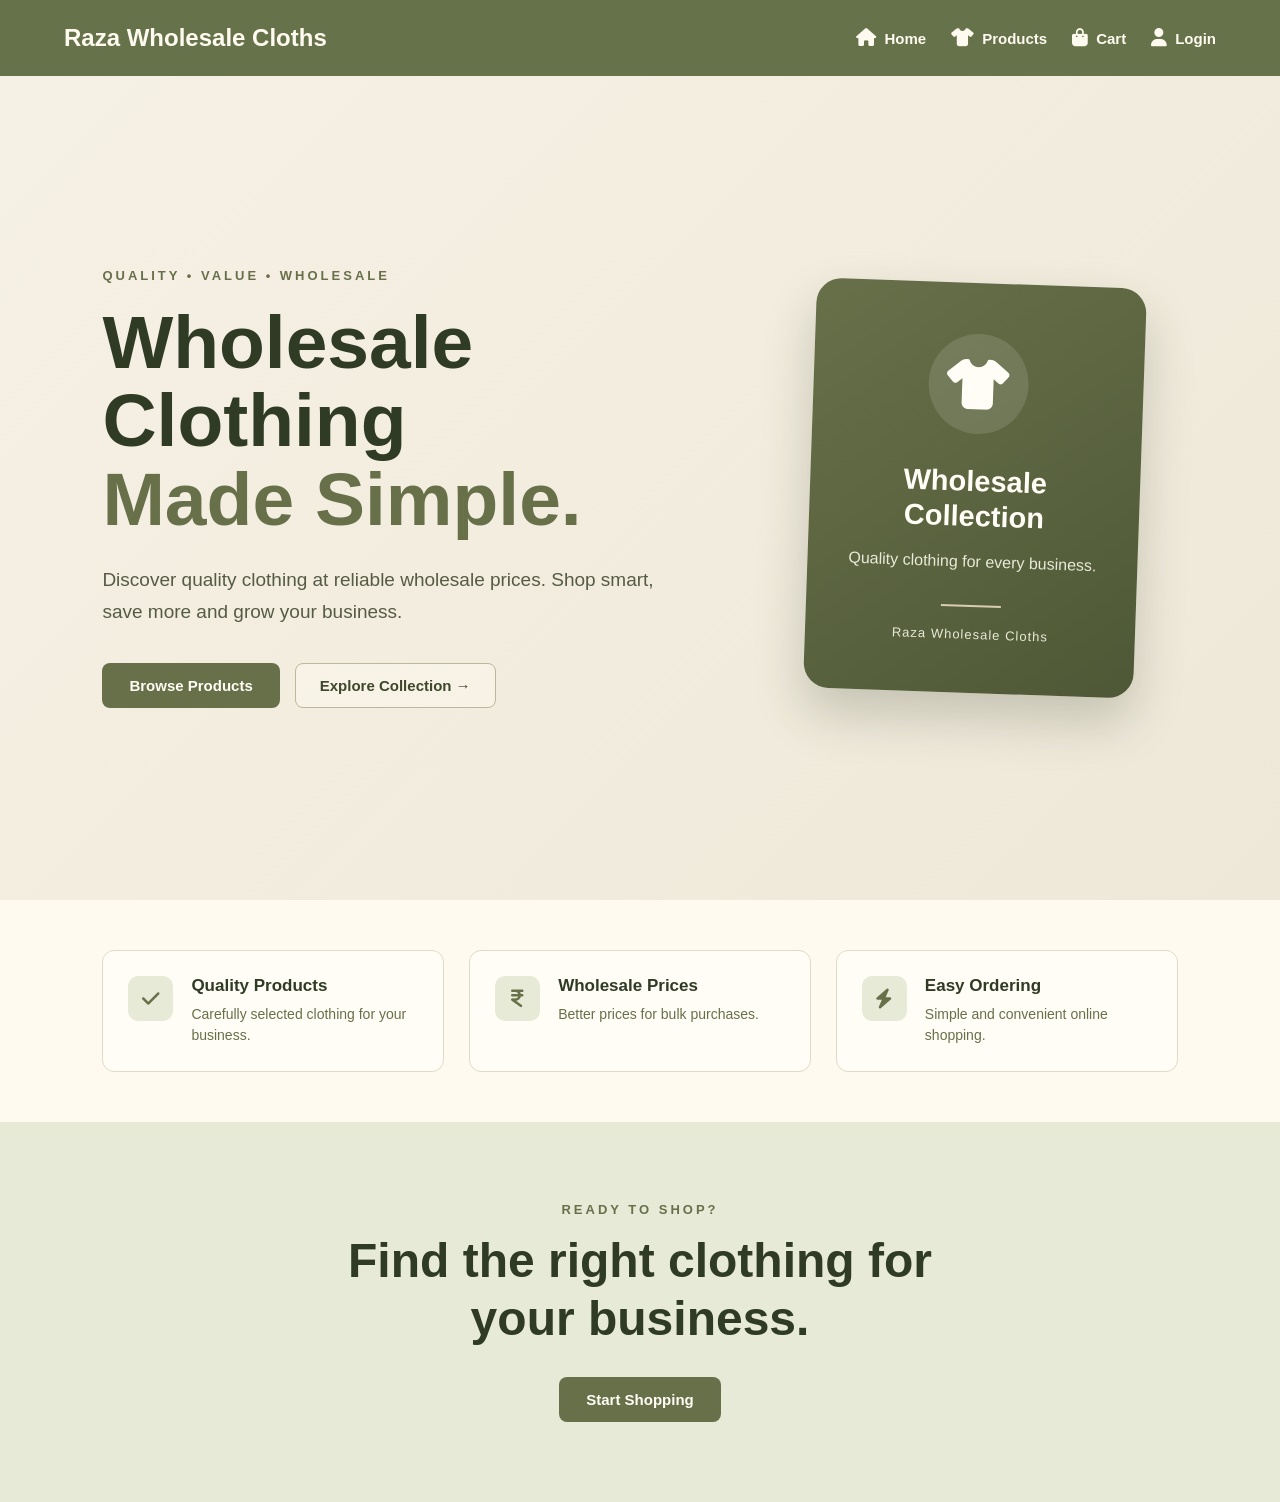
<file: FRONTEND/index.html>
<!DOCTYPE html>
<html lang="en">

<head>

    <meta charset="UTF-8">

    <meta
        name="viewport"
        content="width=device-width, initial-scale=1.0"
    >

    <title>Raza Wholesale Cloths</title>


    <!-- Font Awesome Icons -->

    <link
        rel="stylesheet"
        href="https://cdnjs.cloudflare.com/ajax/libs/font-awesome/6.5.2/css/all.min.css"
    >


    <!-- Main CSS -->

    <link
        rel="stylesheet"
        href="css/style.css"
    >

</head>


<body>

    <!-- ================================
         NAVIGATION
         ================================= -->

    <header class="navbar">


        <!-- LOGO -->

        <a
            href="index.html"
            class="logo"
        >
            Raza Wholesale Cloths
        </a>


        <!-- DESKTOP NAVIGATION -->

        <nav class="main-nav">


            <a
                href="index.html"
                class="nav-link"
            >

                <i class="fa-solid fa-house"></i>

                <span>
                    Home
                </span>

            </a>


            <a
                href="products.html"
                class="nav-link"
            >

                <i class="fa-solid fa-shirt"></i>

                <span>
                    Products
                </span>

            </a>


            <a
                href="cart.html"
                class="nav-link"
            >

                <i class="fa-solid fa-bag-shopping"></i>

                <span>
                    Cart
                </span>

            </a>


            <a
                href="login.html"
                class="nav-link"
            >

                <i class="fa-solid fa-user"></i>

                <span>
                    Login
                </span>

            </a>

        </nav>


        <!-- MOBILE MENU BUTTON -->

        <button
            class="mobile-menu-button"
            id="mobileMenuButton"
            type="button"
            aria-label="Open navigation menu"
            aria-expanded="false"
        >

            <i class="fa-solid fa-bars"></i>

        </button>


    </header>


    <!-- ================================
         MOBILE SIDEBAR
         ================================= -->

    <aside
        class="mobile-sidebar"
        id="mobileSidebar"
    >


        <!-- SIDEBAR HEADER -->

        <div class="sidebar-header">

            <span>
                Menu
            </span>


            <button
                class="sidebar-close-button"
                id="sidebarCloseButton"
                type="button"
                aria-label="Close navigation menu"
            >

                <i class="fa-solid fa-xmark"></i>

            </button>

        </div>


        <!-- SIDEBAR NAVIGATION -->

        <nav class="sidebar-nav">


            <a
                href="index.html"
                class="sidebar-link"
            >

                <i class="fa-solid fa-house"></i>

                <span>
                    Home
                </span>

            </a>


            <a
                href="products.html"
                class="sidebar-link"
            >

                <i class="fa-solid fa-shirt"></i>

                <span>
                    Products
                </span>

            </a>


            <a
                href="cart.html"
                class="sidebar-link"
            >

                <i class="fa-solid fa-bag-shopping"></i>

                <span>
                    Cart
                </span>

            </a>


            <a
                href="login.html"
                class="sidebar-link"
            >

                <i class="fa-solid fa-user"></i>

                <span>
                    Login
                </span>

            </a>

        </nav>


    </aside>


    <!-- SIDEBAR OVERLAY -->

    <div
        class="sidebar-overlay"
        id="sidebarOverlay"
    ></div>


    <!-- ================================
         HERO SECTION
         ================================= -->

    <main>

        <section class="home-hero">


            <div class="hero-content">


                <p class="hero-tag">
                    QUALITY • VALUE • WHOLESALE
                </p>


                <h1>

                    Wholesale Clothing

                    <span>
                        Made Simple.
                    </span>

                </h1>


                <p class="hero-description">

                    Discover quality clothing at reliable
                    wholesale prices. Shop smart,
                    save more and grow your business.

                </p>


                <div class="hero-buttons">


                    <a
                        href="products.html"
                        class="hero-primary-button"
                    >
                        Browse Products
                    </a>


                    <a
                        href="products.html"
                        class="hero-secondary-button"
                    >
                        Explore Collection →
                    </a>


                </div>


            </div>


            <!-- HERO VISUAL -->

            <div class="hero-visual">


                <div class="hero-card">


                    <div class="hero-card-icon">

                        <i class="fa-solid fa-shirt"></i>

                    </div>


                    <h2>

                        Wholesale
                        Collection

                    </h2>


                    <p>

                        Quality clothing
                        for every business.

                    </p>


                    <div class="hero-card-line"></div>


                    <span>

                        Raza Wholesale Cloths

                    </span>


                </div>


            </div>


        </section>


        <!-- ================================
             FEATURES
             ================================= -->

        <section class="features-section">


            <div class="feature-box">


                <div class="feature-icon">

                    <i class="fa-solid fa-check"></i>

                </div>


                <div>

                    <h3>
                        Quality Products
                    </h3>


                    <p>

                        Carefully selected clothing
                        for your business.

                    </p>

                </div>


            </div>


            <div class="feature-box">


                <div class="feature-icon">

                    <i class="fa-solid fa-indian-rupee-sign"></i>

                </div>


                <div>

                    <h3>
                        Wholesale Prices
                    </h3>


                    <p>

                        Better prices for
                        bulk purchases.

                    </p>

                </div>


            </div>


            <div class="feature-box">


                <div class="feature-icon">

                    <i class="fa-solid fa-bolt"></i>

                </div>


                <div>

                    <h3>
                        Easy Ordering
                    </h3>


                    <p>

                        Simple and convenient
                        online shopping.

                    </p>

                </div>


            </div>


        </section>


        <!-- ================================
             CTA
             ================================= -->

        <section class="home-cta">


            <p>
                READY TO SHOP?
            </p>


            <h2>

                Find the right clothing
                for your business.

            </h2>


            <a
                href="products.html"
                class="hero-primary-button"
            >
                Start Shopping
            </a>


        </section>


    </main>


    <!-- ================================
         JAVASCRIPT
         ================================= -->

    <script src="js/main.js"></script>

</body>

</html>
</file>
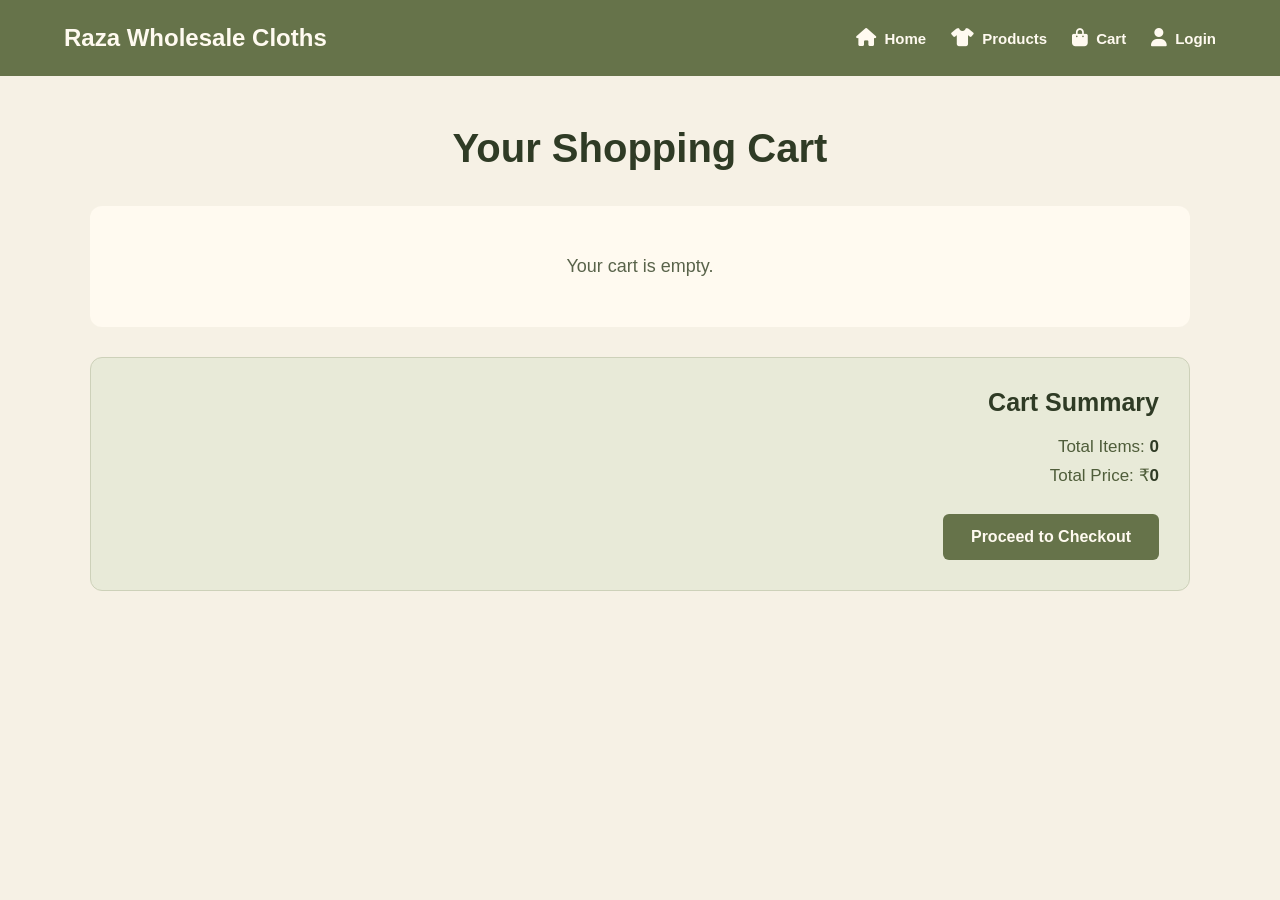
<file: FRONTEND/cart.html>
<!DOCTYPE html>
<html lang="en">

<head>

    <meta charset="UTF-8">

    <meta
        name="viewport"
        content="width=device-width, initial-scale=1.0"
    >

    <title>Cart | Raza Wholesale Cloths</title>

    <link
        rel="stylesheet"
        href="https://cdnjs.cloudflare.com/ajax/libs/font-awesome/6.5.2/css/all.min.css"
    >

    <link rel="stylesheet" href="css/style.css">

</head>


<body>

    <!-- ================================
         NAVIGATION
         ================================= -->

    <header class="navbar">

        <a href="index.html" class="logo">
            Raza Wholesale Cloths
        </a>


        <nav class="main-nav">

            <a href="index.html" class="nav-link">
                <i class="fa-solid fa-house"></i>
                <span>Home</span>
            </a>

            <a href="products.html" class="nav-link">
                <i class="fa-solid fa-shirt"></i>
                <span>Products</span>
            </a>

            <a href="cart.html" class="nav-link">
                <i class="fa-solid fa-bag-shopping"></i>
                <span>Cart</span>
            </a>

            <a href="login.html" class="nav-link">
                <i class="fa-solid fa-user"></i>
                <span>Login</span>
            </a>

        </nav>


        <button
            class="mobile-menu-button"
            id="mobileMenuButton"
            type="button"
            aria-label="Open navigation menu"
            aria-expanded="false"
        >
            <i class="fa-solid fa-bars"></i>
        </button>

    </header>



    <!-- Mobile Sidebar -->

    <aside class="mobile-sidebar" id="mobileSidebar">

        <div class="sidebar-header">

            <span>Menu</span>

            <button
                class="sidebar-close-button"
                id="sidebarCloseButton"
                type="button"
                aria-label="Close navigation menu"
            >
                <i class="fa-solid fa-xmark"></i>
            </button>

        </div>


        <nav class="sidebar-nav">

            <a href="index.html" class="sidebar-link">
                <i class="fa-solid fa-house"></i>
                <span>Home</span>
            </a>

            <a href="products.html" class="sidebar-link">
                <i class="fa-solid fa-shirt"></i>
                <span>Products</span>
            </a>

            <a href="cart.html" class="sidebar-link">
                <i class="fa-solid fa-bag-shopping"></i>
                <span>Cart</span>
            </a>

            <a href="login.html" class="sidebar-link">
                <i class="fa-solid fa-user"></i>
                <span>Login</span>
            </a>

        </nav>

    </aside>


    <div class="sidebar-overlay" id="sidebarOverlay"></div>


    <!-- ================================
         CART
         ================================= -->

    <main>

        <section class="cart-section">

            <h1>
                Your Shopping Cart
            </h1>


            <div
                id="cartContainer"
                class="cart-container"
            >

                <p>
                    Your cart is empty.
                </p>

            </div>


            <!-- CART SUMMARY -->

            <div
                id="cartSummary"
                class="cart-summary"
            >

                <h2>
                    Cart Summary
                </h2>


                <p>
                    Total Items:
                    <span id="totalItems">0</span>
                </p>


                <p>
                    Total Price:
                    ₹<span id="totalPrice">0</span>
                </p>


                <button id="checkoutButton">
                    Proceed to Checkout
                </button>

            </div>

        </section>

    </main>


    <!-- ================================
         JAVASCRIPT
         ================================= -->

    <script src="./js/main.js"></script>

    <script src="./js/cart.js"></script>

</body>

</html>
</file>
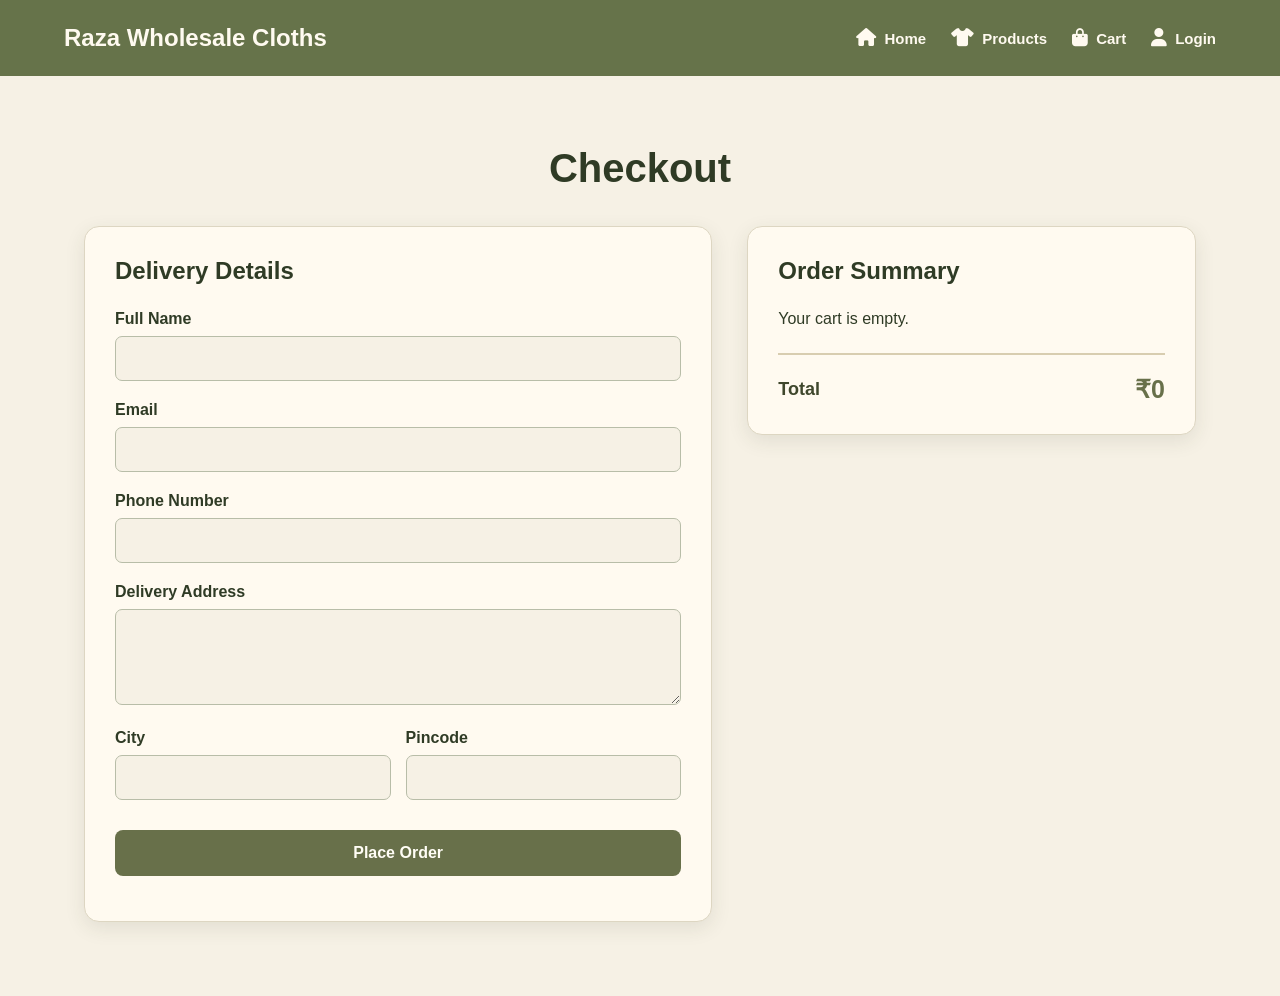
<file: FRONTEND/checkout.html>
<!DOCTYPE html>
<html lang="en">

<head>

    <meta charset="UTF-8">

    <meta
        name="viewport"
        content="width=device-width, initial-scale=1.0"
    >

    <title>Checkout | Raza Wholesale Cloths</title>

    <link
        rel="stylesheet"
        href="https://cdnjs.cloudflare.com/ajax/libs/font-awesome/6.5.2/css/all.min.css"
    >

    <link
        rel="stylesheet"
        href="css/style.css"
    >

</head>


<body>

    <!-- Navigation Bar -->

    <header class="navbar">

        <a href="index.html" class="logo">
            Raza Wholesale Cloths
        </a>


        <nav class="main-nav">

            <a href="index.html" class="nav-link">
                <i class="fa-solid fa-house"></i>
                <span>Home</span>
            </a>

            <a href="products.html" class="nav-link">
                <i class="fa-solid fa-shirt"></i>
                <span>Products</span>
            </a>

            <a href="cart.html" class="nav-link">
                <i class="fa-solid fa-bag-shopping"></i>
                <span>Cart</span>
            </a>

            <a href="login.html" class="nav-link">
                <i class="fa-solid fa-user"></i>
                <span>Login</span>
            </a>

        </nav>


        <button
            class="mobile-menu-button"
            id="mobileMenuButton"
            type="button"
            aria-label="Open navigation menu"
            aria-expanded="false"
        >
            <i class="fa-solid fa-bars"></i>
        </button>

    </header>


    <!-- Mobile Sidebar -->

    <aside class="mobile-sidebar" id="mobileSidebar">

        <div class="sidebar-header">

            <span>Menu</span>

            <button
                class="sidebar-close-button"
                id="sidebarCloseButton"
                type="button"
                aria-label="Close navigation menu"
            >
                <i class="fa-solid fa-xmark"></i>
            </button>

        </div>


        <nav class="sidebar-nav">

            <a href="index.html" class="sidebar-link">
                <i class="fa-solid fa-house"></i>
                <span>Home</span>
            </a>

            <a href="products.html" class="sidebar-link">
                <i class="fa-solid fa-shirt"></i>
                <span>Products</span>
            </a>

            <a href="cart.html" class="sidebar-link">
                <i class="fa-solid fa-bag-shopping"></i>
                <span>Cart</span>
            </a>

            <a href="login.html" class="sidebar-link">
                <i class="fa-solid fa-user"></i>
                <span>Login</span>
            </a>

        </nav>

    </aside>


    <div class="sidebar-overlay" id="sidebarOverlay"></div>


    <!-- Checkout -->

    <main>

        <section class="checkout-section">

            <h1>
                Checkout
            </h1>


            <div class="checkout-container">


                <!-- Customer Details -->

                <div class="checkout-form">

                    <h2>
                        Delivery Details
                    </h2>


                    <form id="checkoutForm">


                        <div class="form-group">

                            <label for="name">
                                Full Name
                            </label>

                            <input
                                type="text"
                                id="name"
                                required
                            >

                        </div>


                        <div class="form-group">

                            <label for="email">
                                Email
                            </label>

                            <input
                                type="email"
                                id="email"
                                required
                            >

                        </div>


                        <div class="form-group">

                            <label for="phone">
                                Phone Number
                            </label>

                            <input
                                type="tel"
                                id="phone"
                                required
                            >

                        </div>


                        <div class="form-group">

                            <label for="address">
                                Delivery Address
                            </label>

                            <textarea
                                id="address"
                                rows="4"
                                required
                            ></textarea>

                        </div>


                        <div class="checkout-row">

                            <div class="form-group">

                                <label for="city">
                                    City
                                </label>

                                <input
                                    type="text"
                                    id="city"
                                    required
                                >

                            </div>


                            <div class="form-group">

                                <label for="pincode">
                                    Pincode
                                </label>

                                <input
                                    type="text"
                                    id="pincode"
                                    required
                                >

                            </div>

                        </div>


                        <button
                            type="submit"
                            class="place-order-button"
                        >
                            Place Order
                        </button>


                        <p
                            id="checkoutMessage"
                            class="checkout-message"
                        ></p>


                    </form>

                </div>


                <!-- Order Summary -->

                <div class="order-summary">

                    <h2>
                        Order Summary
                    </h2>


                    <div
                        id="checkoutItems"
                        class="checkout-items"
                    >

                        <p>
                            Loading cart...
                        </p>

                    </div>


                    <div class="checkout-total">

                        <span>
                            Total
                        </span>

                        <strong id="checkoutTotal">
                            ₹0
                        </strong>

                    </div>

                </div>


            </div>

        </section>

    </main>


    <!-- JavaScript -->

    <script src="./js/main.js"></script>

    <script src="./js/checkout.js"></script>

</body>

</html>
</file>
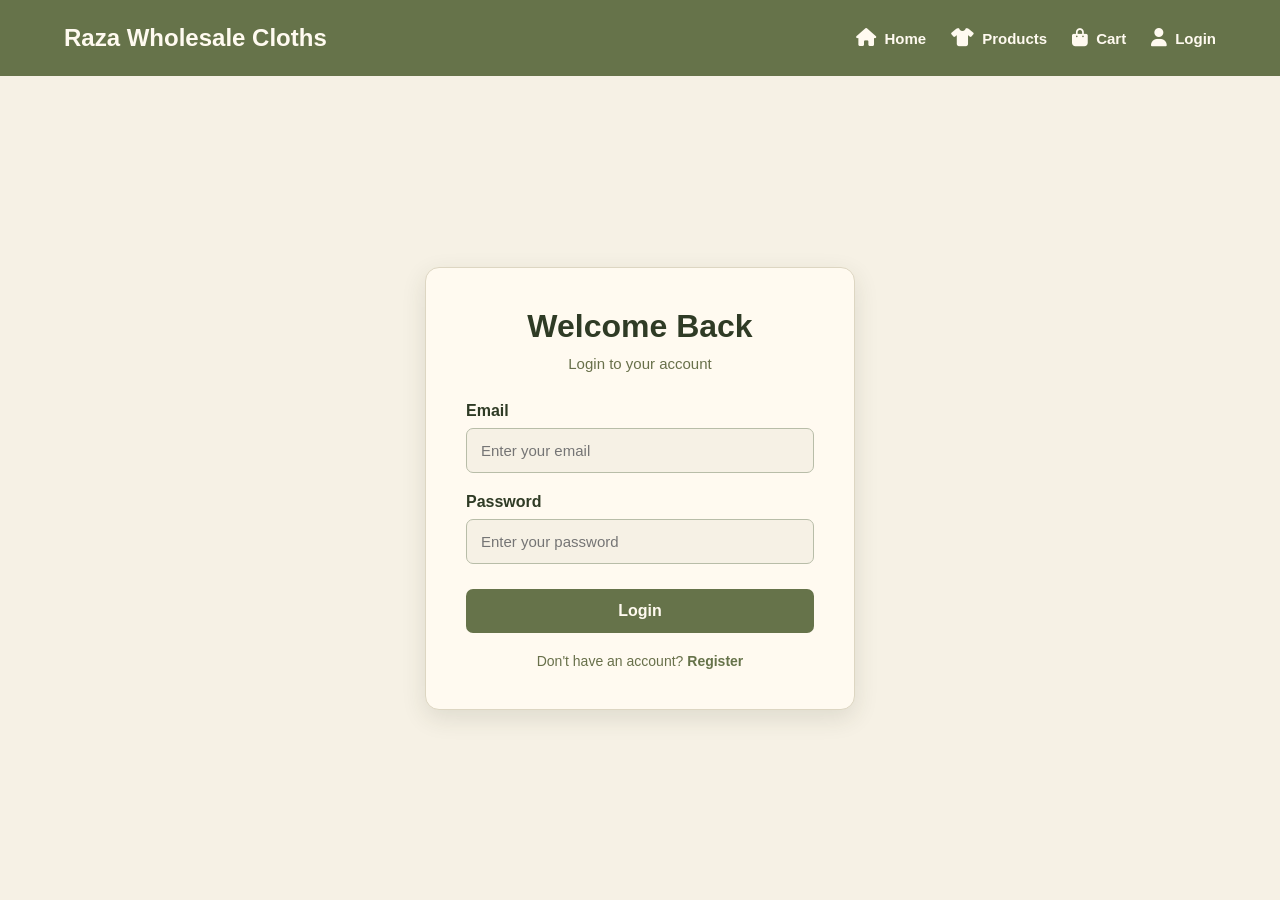
<file: FRONTEND/login.html>
<!DOCTYPE html>
<html lang="en">

<head>

    <meta charset="UTF-8">

    <meta
        name="viewport"
        content="width=device-width, initial-scale=1.0"
    >

    <title>Login | Raza Wholesale Cloths</title>

    <link
        rel="stylesheet"
        href="https://cdnjs.cloudflare.com/ajax/libs/font-awesome/6.5.2/css/all.min.css"
    >

    <link rel="stylesheet" href="css/style.css">

</head>


<body>

    <!-- ================================
         NAVIGATION
         ================================= -->

    <header class="navbar">

        <a
            href="index.html"
            class="logo"
        >
            Raza Wholesale Cloths
        </a>


        <nav class="main-nav">

            <a href="index.html" class="nav-link">
                <i class="fa-solid fa-house"></i>
                <span>Home</span>
            </a>


            <a href="products.html" class="nav-link">
                <i class="fa-solid fa-shirt"></i>
                <span>Products</span>
            </a>


            <a href="cart.html" class="nav-link">
                <i class="fa-solid fa-bag-shopping"></i>
                <span>Cart</span>
            </a>


            <a href="login.html" class="nav-link">
                <i class="fa-solid fa-user"></i>
                <span>Login</span>
            </a>

        </nav>


        <button
            class="mobile-menu-button"
            id="mobileMenuButton"
            type="button"
            aria-label="Open navigation menu"
            aria-expanded="false"
        >
            <i class="fa-solid fa-bars"></i>
        </button>

    </header>

    <!-- Mobile Sidebar -->

    <aside class="mobile-sidebar" id="mobileSidebar">

        <div class="sidebar-header">

            <span>Menu</span>

            <button
                class="sidebar-close-button"
                id="sidebarCloseButton"
                type="button"
                aria-label="Close navigation menu"
            >
                <i class="fa-solid fa-xmark"></i>
            </button>

        </div>


        <nav class="sidebar-nav">

            <a href="index.html" class="sidebar-link">
                <i class="fa-solid fa-house"></i>
                <span>Home</span>
            </a>

            <a href="products.html" class="sidebar-link">
                <i class="fa-solid fa-shirt"></i>
                <span>Products</span>
            </a>

            <a href="cart.html" class="sidebar-link">
                <i class="fa-solid fa-bag-shopping"></i>
                <span>Cart</span>
            </a>

            <a href="login.html" class="sidebar-link">
                <i class="fa-solid fa-user"></i>
                <span>Login</span>
            </a>

        </nav>

    </aside>


    <div class="sidebar-overlay" id="sidebarOverlay"></div>


    <!-- ================================
         LOGIN
         ================================= -->

    <main>

        <section class="login-section">

            <div class="login-card">

                <h1>
                    Welcome Back
                </h1>


                <p class="login-subtitle">
                    Login to your account
                </p>


                <form id="loginForm">

                    <div class="form-group">

                        <label for="email">
                            Email
                        </label>

                        <input
                            type="email"
                            id="email"
                            placeholder="Enter your email"
                            required
                        >

                    </div>


                    <div class="form-group">

                        <label for="password">
                            Password
                        </label>

                        <input
                            type="password"
                            id="password"
                            placeholder="Enter your password"
                            required
                        >

                    </div>


                    <button
                        type="submit"
                        class="login-button"
                    >
                        Login
                    </button>


                    <p
                        id="loginMessage"
                        class="login-message"
                    ></p>


                    <p class="register-link">

                        Don't have an account?

                        <a href="register.html">
                            Register
                        </a>

                    </p>

                </form>

            </div>

        </section>

    </main>


    <!-- ================================
         JAVASCRIPT
         ================================= -->

    <script src="./js/main.js"></script>

    <script src="./js/login.js"></script>

</body>

</html>
</file>
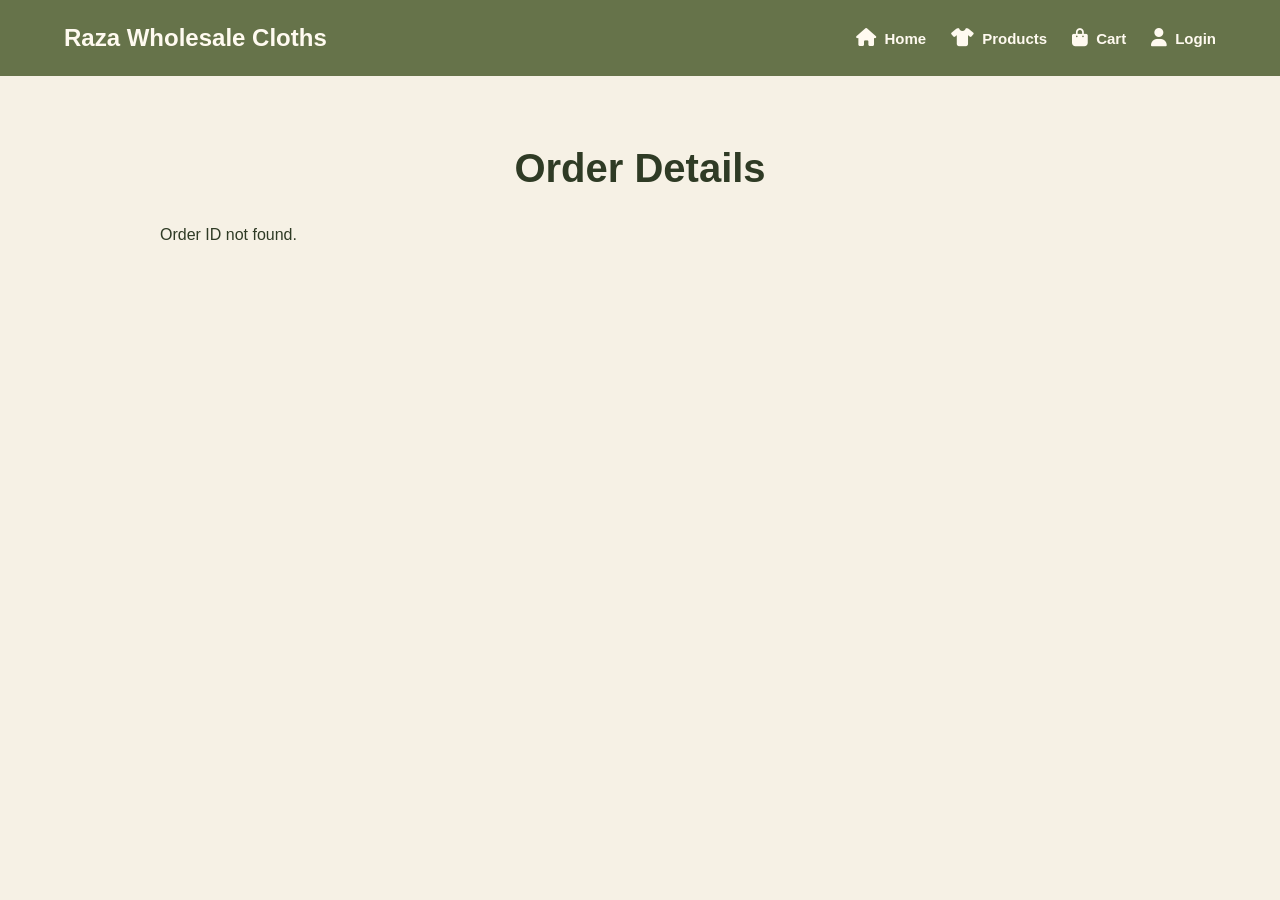
<file: FRONTEND/order-details.html>
<!DOCTYPE html>
<html lang="en">

<head>

    <meta charset="UTF-8">

    <meta
        name="viewport"
        content="width=device-width, initial-scale=1.0"
    >

    <title>Order Details | Raza Wholesale Cloths</title>

    <link
        rel="stylesheet"
        href="https://cdnjs.cloudflare.com/ajax/libs/font-awesome/6.5.2/css/all.min.css"
    >

    <link
        rel="stylesheet"
        href="css/style.css"
    >

</head>


<body>

    <!-- Navigation Bar -->

    <header class="navbar">

        <a href="index.html" class="logo">
            Raza Wholesale Cloths
        </a>


        <nav class="main-nav">

            <a href="index.html" class="nav-link">
                <i class="fa-solid fa-house"></i>
                <span>Home</span>
            </a>

            <a href="products.html" class="nav-link">
                <i class="fa-solid fa-shirt"></i>
                <span>Products</span>
            </a>

            <a href="cart.html" class="nav-link">
                <i class="fa-solid fa-bag-shopping"></i>
                <span>Cart</span>
            </a>

            <a href="login.html" class="nav-link">
                <i class="fa-solid fa-user"></i>
                <span>Login</span>
            </a>

        </nav>


        <button
            class="mobile-menu-button"
            id="mobileMenuButton"
            type="button"
            aria-label="Open navigation menu"
            aria-expanded="false"
        >
            <i class="fa-solid fa-bars"></i>
        </button>

    </header>


    <!-- Mobile Sidebar -->

    <aside class="mobile-sidebar" id="mobileSidebar">

        <div class="sidebar-header">

            <span>Menu</span>

            <button
                class="sidebar-close-button"
                id="sidebarCloseButton"
                type="button"
                aria-label="Close navigation menu"
            >
                <i class="fa-solid fa-xmark"></i>
            </button>

        </div>


        <nav class="sidebar-nav">

            <a href="index.html" class="sidebar-link">
                <i class="fa-solid fa-house"></i>
                <span>Home</span>
            </a>

            <a href="products.html" class="sidebar-link">
                <i class="fa-solid fa-shirt"></i>
                <span>Products</span>
            </a>

            <a href="cart.html" class="sidebar-link">
                <i class="fa-solid fa-bag-shopping"></i>
                <span>Cart</span>
            </a>

            <a href="login.html" class="sidebar-link">
                <i class="fa-solid fa-user"></i>
                <span>Login</span>
            </a>

        </nav>

    </aside>


    <div class="sidebar-overlay" id="sidebarOverlay"></div>


    <!-- Order Details -->

    <main>

        <section class="order-details-section">

            <h1>
                Order Details
            </h1>


            <div
                id="orderDetailsContainer"
                class="order-details-container"
            >

                <p>
                    Loading order details...
                </p>

            </div>

        </section>

    </main>


    <!-- JavaScript -->

    <script src="./js/main.js"></script>

    <script src="./js/order-details.js"></script>

</body>

</html>
</file>
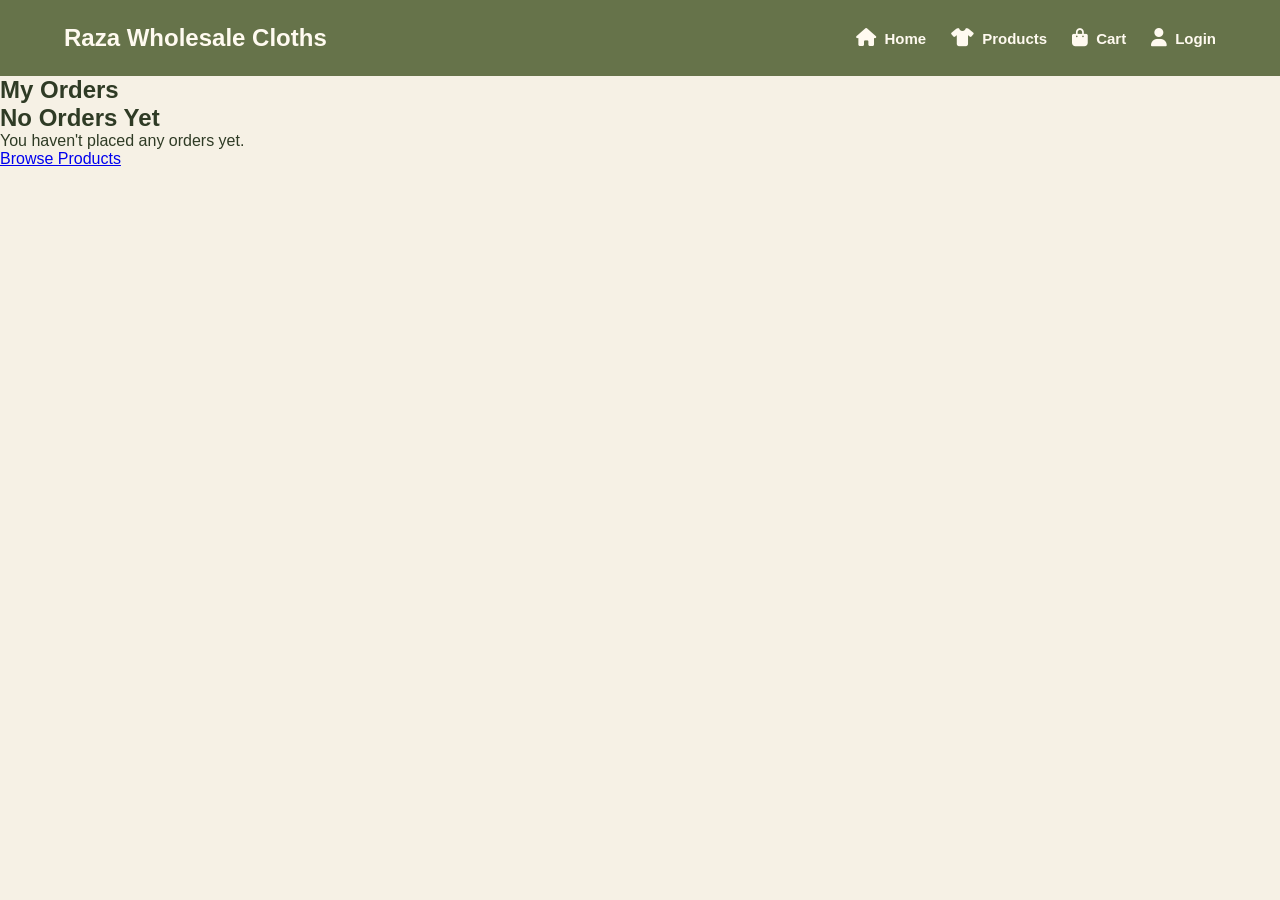
<file: FRONTEND/orders.html>
<!DOCTYPE html>
<html lang="en">

<head>

    <meta charset="UTF-8">

    <meta
        name="viewport"
        content="width=device-width, initial-scale=1.0"
    >

    <title>My Orders | Raza Wholesale Cloths</title>

    <link
        rel="stylesheet"
        href="https://cdnjs.cloudflare.com/ajax/libs/font-awesome/6.5.2/css/all.min.css"
    >

    <link
        rel="stylesheet"
        href="css/style.css"
    >

</head>


<body>

    <!-- Navigation Bar -->

    <header class="navbar">

        <a href="index.html" class="logo">
            Raza Wholesale Cloths
        </a>


        <nav class="main-nav">

            <a href="index.html" class="nav-link">
                <i class="fa-solid fa-house"></i>
                <span>Home</span>
            </a>

            <a href="products.html" class="nav-link">
                <i class="fa-solid fa-shirt"></i>
                <span>Products</span>
            </a>

            <a href="cart.html" class="nav-link">
                <i class="fa-solid fa-bag-shopping"></i>
                <span>Cart</span>
            </a>

            <a href="login.html" class="nav-link">
                <i class="fa-solid fa-user"></i>
                <span>Login</span>
            </a>

        </nav>


        <button
            class="mobile-menu-button"
            id="mobileMenuButton"
            type="button"
            aria-label="Open navigation menu"
            aria-expanded="false"
        >
            <i class="fa-solid fa-bars"></i>
        </button>

    </header>


    <!-- Mobile Sidebar -->

    <aside class="mobile-sidebar" id="mobileSidebar">

        <div class="sidebar-header">

            <span>Menu</span>

            <button
                class="sidebar-close-button"
                id="sidebarCloseButton"
                type="button"
                aria-label="Close navigation menu"
            >
                <i class="fa-solid fa-xmark"></i>
            </button>

        </div>


        <nav class="sidebar-nav">

            <a href="index.html" class="sidebar-link">
                <i class="fa-solid fa-house"></i>
                <span>Home</span>
            </a>

            <a href="products.html" class="sidebar-link">
                <i class="fa-solid fa-shirt"></i>
                <span>Products</span>
            </a>

            <a href="cart.html" class="sidebar-link">
                <i class="fa-solid fa-bag-shopping"></i>
                <span>Cart</span>
            </a>

            <a href="login.html" class="sidebar-link">
                <i class="fa-solid fa-user"></i>
                <span>Login</span>
            </a>

        </nav>

    </aside>


    <div class="sidebar-overlay" id="sidebarOverlay"></div>


    <!-- Orders -->

    <main>

        <section class="orders-section">

            <h1>
                My Orders
            </h1>


            <div
                id="ordersContainer"
                class="orders-container"
            >

                <p>
                    Loading orders...
                </p>

            </div>

        </section>

    </main>


    <!-- JavaScript -->

    <script src="./js/main.js"></script>

    <script src="./js/orders.js"></script>

</body>

</html>
</file>
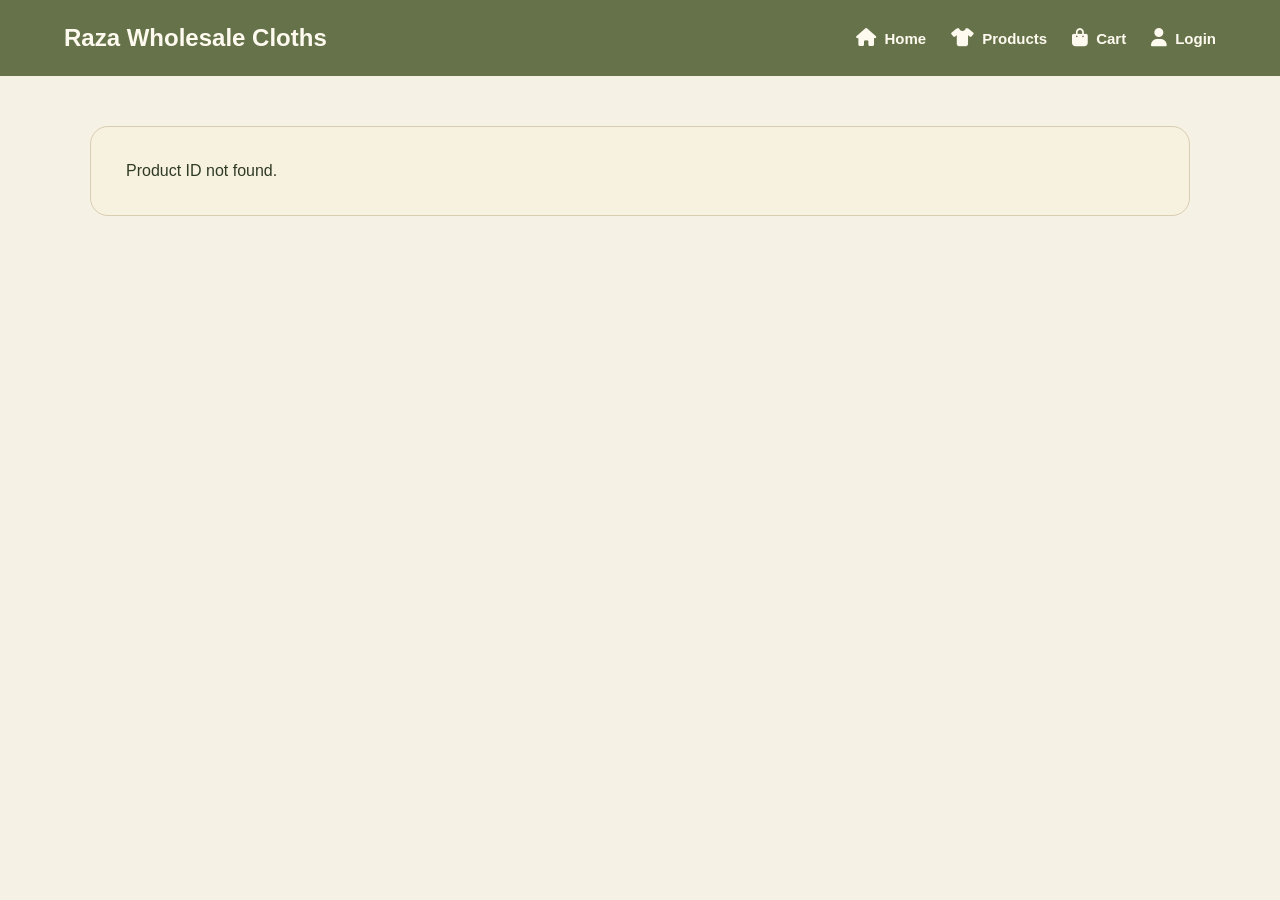
<file: FRONTEND/product.html>
<!DOCTYPE html>
<html lang="en">

<head>

    <meta charset="UTF-8">

    <meta
        name="viewport"
        content="width=device-width, initial-scale=1.0"
    >

    <title>Product Details | Raza Wholesale Cloths</title>

    <link
        rel="stylesheet"
        href="https://cdnjs.cloudflare.com/ajax/libs/font-awesome/6.5.2/css/all.min.css"
    >

    <link rel="stylesheet" href="css/style.css">

</head>


<body>

    <!-- Navigation Bar -->

    <header class="navbar">

        <a href="index.html" class="logo">
            Raza Wholesale Cloths
        </a>


        <nav class="main-nav">

            <a href="index.html" class="nav-link">
                <i class="fa-solid fa-house"></i>
                <span>Home</span>
            </a>

            <a href="products.html" class="nav-link">
                <i class="fa-solid fa-shirt"></i>
                <span>Products</span>
            </a>

            <a href="cart.html" class="nav-link">
                <i class="fa-solid fa-bag-shopping"></i>
                <span>Cart</span>
            </a>

            <a href="login.html" class="nav-link">
                <i class="fa-solid fa-user"></i>
                <span>Login</span>
            </a>

        </nav>


        <button
            class="mobile-menu-button"
            id="mobileMenuButton"
            type="button"
            aria-label="Open navigation menu"
            aria-expanded="false"
        >
            <i class="fa-solid fa-bars"></i>
        </button>

    </header>


    <!-- Mobile Sidebar -->

    <aside class="mobile-sidebar" id="mobileSidebar">

        <div class="sidebar-header">

            <span>Menu</span>

            <button
                class="sidebar-close-button"
                id="sidebarCloseButton"
                type="button"
                aria-label="Close navigation menu"
            >
                <i class="fa-solid fa-xmark"></i>
            </button>

        </div>


        <nav class="sidebar-nav">

            <a href="index.html" class="sidebar-link">
                <i class="fa-solid fa-house"></i>
                <span>Home</span>
            </a>

            <a href="products.html" class="sidebar-link">
                <i class="fa-solid fa-shirt"></i>
                <span>Products</span>
            </a>

            <a href="cart.html" class="sidebar-link">
                <i class="fa-solid fa-bag-shopping"></i>
                <span>Cart</span>
            </a>

            <a href="login.html" class="sidebar-link">
                <i class="fa-solid fa-user"></i>
                <span>Login</span>
            </a>

        </nav>

    </aside>


    <div class="sidebar-overlay" id="sidebarOverlay"></div>


    <!-- Product Details -->

    <main>

        <section
            class="product-details"
            id="productDetails"
        >

            <p>
                Loading product...
            </p>

        </section>

    </main>

    <script src="./js/main.js"></script>
    <script src="js/product.js"></script>

</body>

</html>
</file>
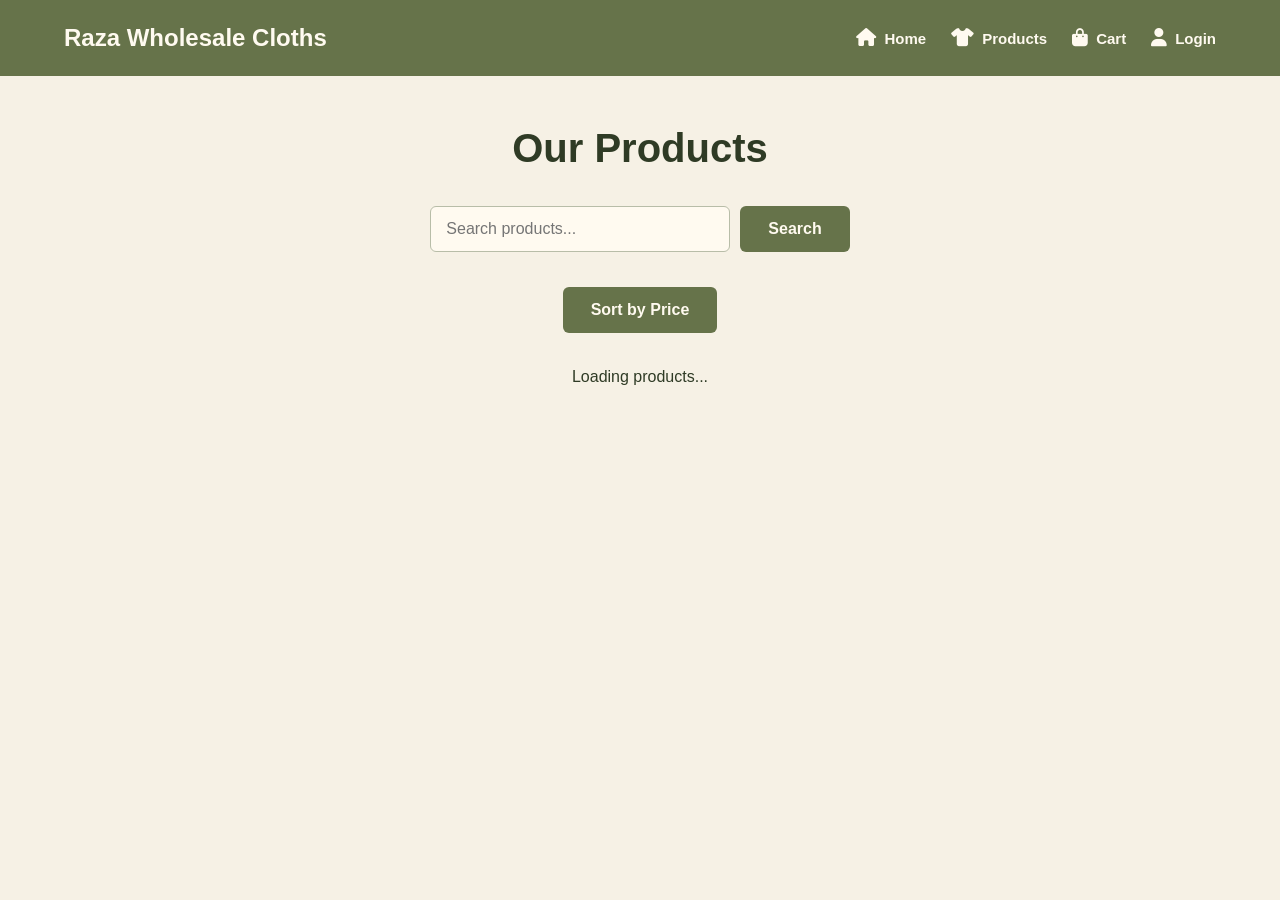
<file: FRONTEND/products.html>
<!DOCTYPE html>
<html lang="en">

<head>

    <meta charset="UTF-8">

    <meta
        name="viewport"
        content="width=device-width, initial-scale=1.0"
    >

    <title>Products | Wholesale Cloth Store</title>

    <link
        rel="stylesheet"
        href="https://cdnjs.cloudflare.com/ajax/libs/font-awesome/6.5.2/css/all.min.css"
    >

    <link rel="stylesheet" href="css/style.css">

</head>


<body>

    <!-- ================================
         NAVIGATION
         ================================= -->

    <header class="navbar">

        <a href="index.html" class="logo">
            Raza Wholesale Cloths
        </a>


        <nav class="main-nav">

            <a href="index.html" class="nav-link">
                <i class="fa-solid fa-house"></i>
                <span>Home</span>
            </a>

            <a href="products.html" class="nav-link">
                <i class="fa-solid fa-shirt"></i>
                <span>Products</span>
            </a>

            <a href="cart.html" class="nav-link">
                <i class="fa-solid fa-bag-shopping"></i>
                <span>Cart</span>
            </a>

            <a href="login.html" class="nav-link">
                <i class="fa-solid fa-user"></i>
                <span>Login</span>
            </a>

        </nav>


        <button
            class="mobile-menu-button"
            id="mobileMenuButton"
            type="button"
            aria-label="Open navigation menu"
            aria-expanded="false"
        >
            <i class="fa-solid fa-bars"></i>
        </button>

    </header>


    <!-- Mobile Sidebar -->

    <aside class="mobile-sidebar" id="mobileSidebar">

        <div class="sidebar-header">

            <span>Menu</span>

            <button
                class="sidebar-close-button"
                id="sidebarCloseButton"
                type="button"
                aria-label="Close navigation menu"
            >
                <i class="fa-solid fa-xmark"></i>
            </button>

        </div>


        <nav class="sidebar-nav">

            <a href="index.html" class="sidebar-link">
                <i class="fa-solid fa-house"></i>
                <span>Home</span>
            </a>

            <a href="products.html" class="sidebar-link">
                <i class="fa-solid fa-shirt"></i>
                <span>Products</span>
            </a>

            <a href="cart.html" class="sidebar-link">
                <i class="fa-solid fa-bag-shopping"></i>
                <span>Cart</span>
            </a>

            <a href="login.html" class="sidebar-link">
                <i class="fa-solid fa-user"></i>
                <span>Login</span>
            </a>

        </nav>

    </aside>


    <div class="sidebar-overlay" id="sidebarOverlay"></div>


    <!-- ================================
         MAIN CONTENT
         ================================= -->

    <main>

        <section class="products-section">

            <h2>
                Our Products
            </h2>


            <!-- SEARCH -->

            <div class="search-container">

                <input
                    type="text"
                    id="searchInput"
                    placeholder="Search products..."
                >

                <button id="searchButton">
                    Search
                </button>

            </div>


            <!-- SORT -->

            <div class="sort-container">

                <button id="sortButton">
                    Sort by Price
                </button>

            </div>


            <!-- PRODUCTS -->

            <div
                id="productsContainer"
                class="products-container"
            >

                <p>
                    Loading products...
                </p>

            </div>

        </section>

    </main>


    <!-- ================================
         JAVASCRIPT
         ================================= -->

    <script src="./js/main.js"></script>

    <script src="./js/products.js"></script>

</body>

</html>
</file>
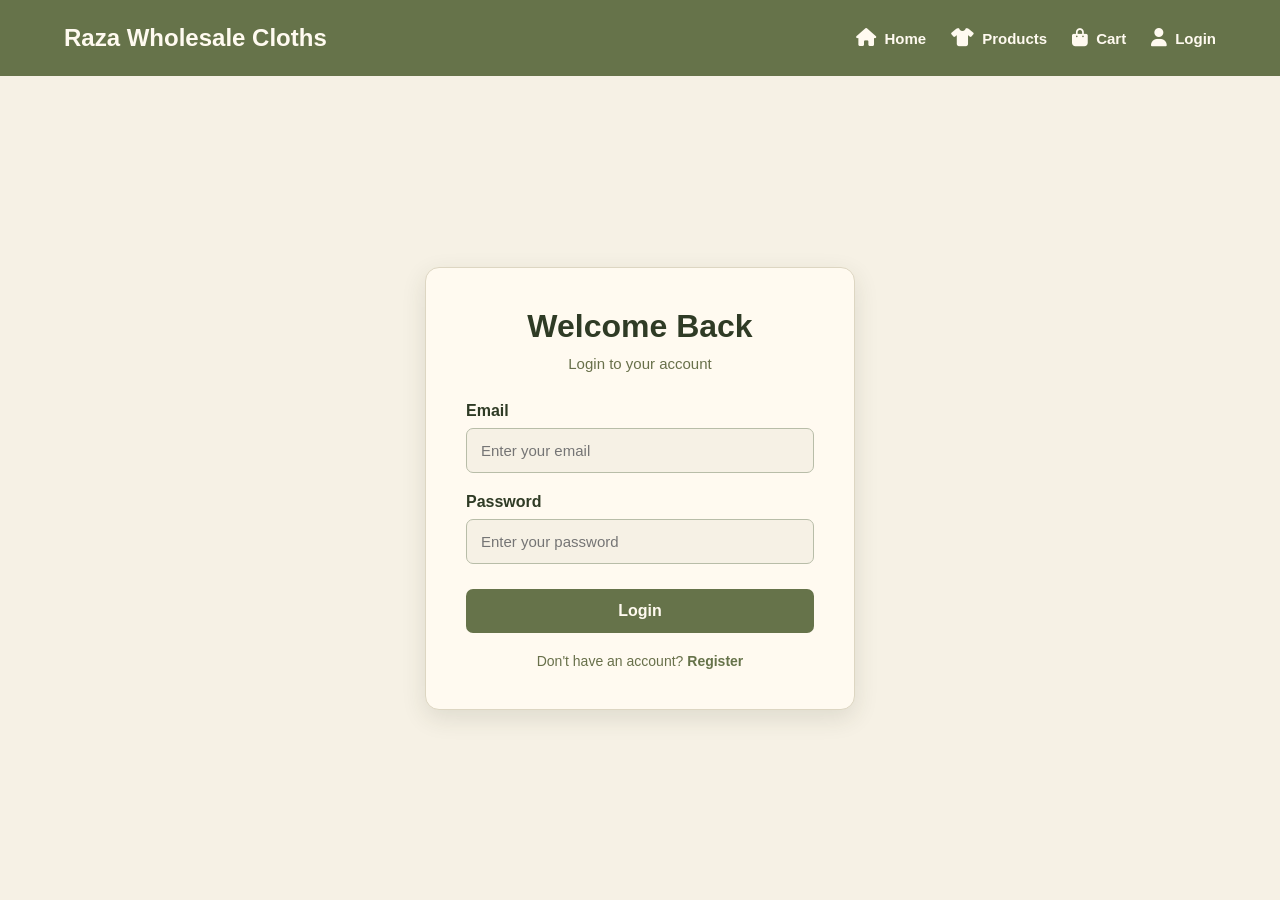
<file: FRONTEND/profile.html>
<!DOCTYPE html>
<html lang="en">

<head>

    <meta charset="UTF-8">

    <meta
        name="viewport"
        content="width=device-width, initial-scale=1.0"
    >

    <title>Profile | Raza Wholesale Cloths</title>

    <link
        rel="stylesheet"
        href="https://cdnjs.cloudflare.com/ajax/libs/font-awesome/6.5.2/css/all.min.css"
    >

    <link rel="stylesheet" href="css/style.css">

</head>


<body>

    <!-- Navigation Bar -->

    <header class="navbar">

        <a href="index.html" class="logo">
            Raza Wholesale Cloths
        </a>


        <nav class="main-nav">

            <a href="index.html" class="nav-link">
                <i class="fa-solid fa-house"></i>
                <span>Home</span>
            </a>

            <a href="products.html" class="nav-link">
                <i class="fa-solid fa-shirt"></i>
                <span>Products</span>
            </a>

            <a href="cart.html" class="nav-link">
                <i class="fa-solid fa-bag-shopping"></i>
                <span>Cart</span>
            </a>

            <a href="login.html" class="nav-link">
                <i class="fa-solid fa-user"></i>
                <span>Login</span>
            </a>

        </nav>


        <button
            class="mobile-menu-button"
            id="mobileMenuButton"
            type="button"
            aria-label="Open navigation menu"
            aria-expanded="false"
        >
            <i class="fa-solid fa-bars"></i>
        </button>

    </header>


    <!-- Mobile Sidebar -->

    <aside class="mobile-sidebar" id="mobileSidebar">

        <div class="sidebar-header">

            <span>Menu</span>

            <button
                class="sidebar-close-button"
                id="sidebarCloseButton"
                type="button"
                aria-label="Close navigation menu"
            >
                <i class="fa-solid fa-xmark"></i>
            </button>

        </div>


        <nav class="sidebar-nav">

            <a href="index.html" class="sidebar-link">
                <i class="fa-solid fa-house"></i>
                <span>Home</span>
            </a>

            <a href="products.html" class="sidebar-link">
                <i class="fa-solid fa-shirt"></i>
                <span>Products</span>
            </a>

            <a href="cart.html" class="sidebar-link">
                <i class="fa-solid fa-bag-shopping"></i>
                <span>Cart</span>
            </a>

            <a href="login.html" class="sidebar-link">
                <i class="fa-solid fa-user"></i>
                <span>Login</span>
            </a>

        </nav>

    </aside>


    <div class="sidebar-overlay" id="sidebarOverlay"></div>


    <!-- Profile -->

    <main>

        <section class="profile-section">

            <div class="profile-card">

                <div class="profile-icon">
                    👤
                </div>

                <h1>
                    My Profile
                </h1>


                <div class="profile-info">

                    <div class="profile-field">

                        <span>
                            Name
                        </span>

                        <strong id="profileName">
                            Loading...
                        </strong>

                    </div>


                    <div class="profile-field">

                        <span>
                            Email
                        </span>

                        <strong id="profileEmail">
                            Loading...
                        </strong>

                    </div>

                </div>


                <button
                    id="logoutButton"
                    class="logout-button"
                >
                    Logout
                </button>

            </div>

        </section>

    </main>


    <!-- JavaScript -->

    <script src="./js/main.js"></script>

    <script src="js/profile.js"></script>

</body>

</html>
</file>
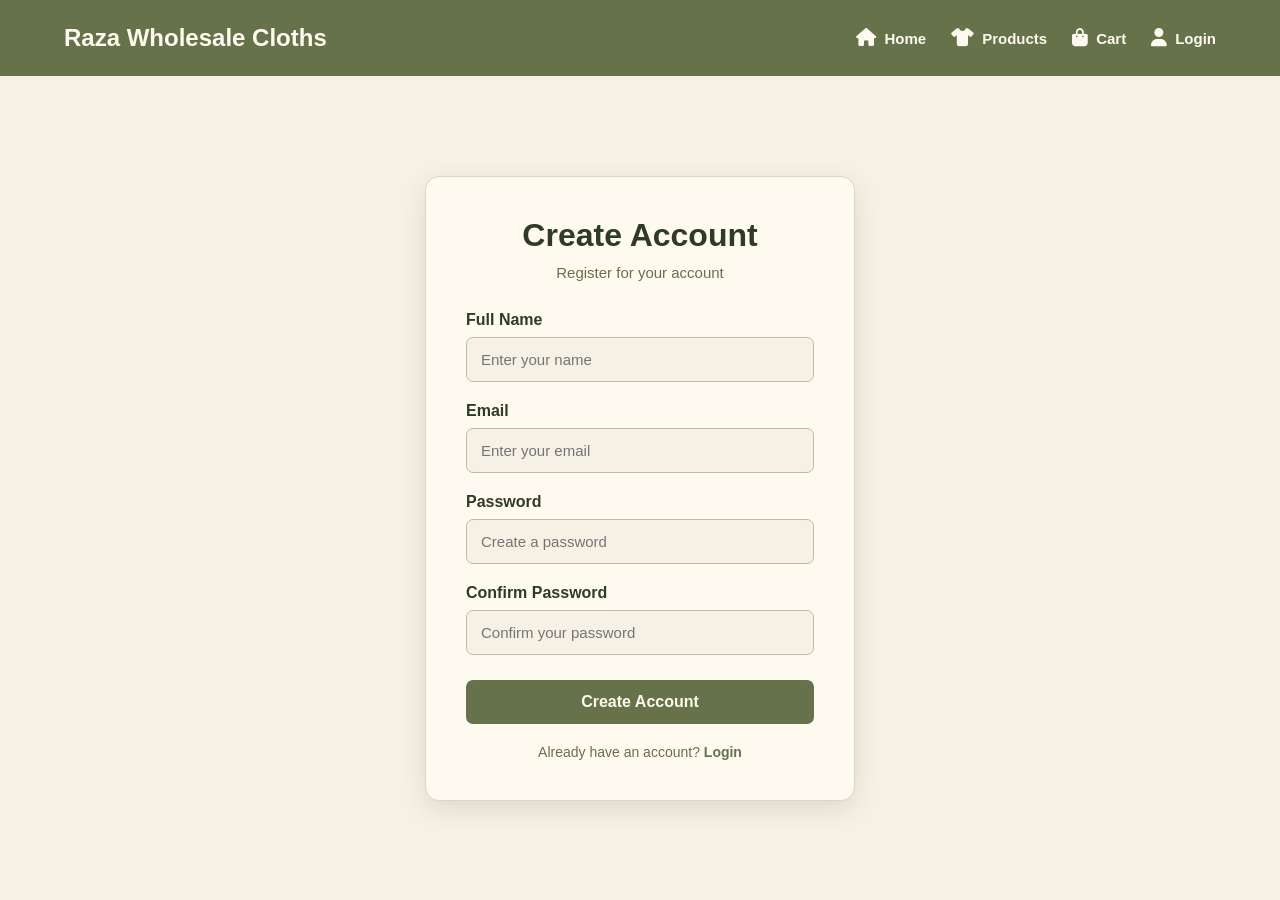
<file: FRONTEND/register.html>
<!DOCTYPE html>
<html lang="en">

<head>

    <meta charset="UTF-8">

    <meta
        name="viewport"
        content="width=device-width, initial-scale=1.0"
    >

    <title>Register | Raza Wholesale Cloths</title>

    <link
        rel="stylesheet"
        href="https://cdnjs.cloudflare.com/ajax/libs/font-awesome/6.5.2/css/all.min.css"
    >

    <link rel="stylesheet" href="css/style.css">

</head>


<body>

    <!-- Navigation Bar -->

    <header class="navbar">

        <a href="index.html" class="logo">
            Raza Wholesale Cloths
        </a>


        <nav class="main-nav">

            <a href="index.html" class="nav-link">
                <i class="fa-solid fa-house"></i>
                <span>Home</span>
            </a>

            <a href="products.html" class="nav-link">
                <i class="fa-solid fa-shirt"></i>
                <span>Products</span>
            </a>

            <a href="cart.html" class="nav-link">
                <i class="fa-solid fa-bag-shopping"></i>
                <span>Cart</span>
            </a>

            <a href="login.html" class="nav-link">
                <i class="fa-solid fa-user"></i>
                <span>Login</span>
            </a>

        </nav>


        <button
            class="mobile-menu-button"
            id="mobileMenuButton"
            type="button"
            aria-label="Open navigation menu"
            aria-expanded="false"
        >
            <i class="fa-solid fa-bars"></i>
        </button>

    </header>


    <!-- Mobile Sidebar -->

    <aside class="mobile-sidebar" id="mobileSidebar">

        <div class="sidebar-header">

            <span>Menu</span>

            <button
                class="sidebar-close-button"
                id="sidebarCloseButton"
                type="button"
                aria-label="Close navigation menu"
            >
                <i class="fa-solid fa-xmark"></i>
            </button>

        </div>


        <nav class="sidebar-nav">

            <a href="index.html" class="sidebar-link">
                <i class="fa-solid fa-house"></i>
                <span>Home</span>
            </a>

            <a href="products.html" class="sidebar-link">
                <i class="fa-solid fa-shirt"></i>
                <span>Products</span>
            </a>

            <a href="cart.html" class="sidebar-link">
                <i class="fa-solid fa-bag-shopping"></i>
                <span>Cart</span>
            </a>

            <a href="login.html" class="sidebar-link">
                <i class="fa-solid fa-user"></i>
                <span>Login</span>
            </a>

        </nav>

    </aside>


    <div class="sidebar-overlay" id="sidebarOverlay"></div>


    <!-- Register -->

    <main>

        <section class="login-section">

            <div class="login-card">

                <h1>
                    Create Account
                </h1>

                <p class="login-subtitle">
                    Register for your account
                </p>


                <form id="registerForm">

                    <div class="form-group">

                        <label for="name">
                            Full Name
                        </label>

                        <input
                            type="text"
                            id="name"
                            placeholder="Enter your name"
                            required
                        >

                    </div>


                    <div class="form-group">

                        <label for="registerEmail">
                            Email
                        </label>

                        <input
                            type="email"
                            id="registerEmail"
                            placeholder="Enter your email"
                            required
                        >

                    </div>


                    <div class="form-group">

                        <label for="registerPassword">
                            Password
                        </label>

                        <input
                            type="password"
                            id="registerPassword"
                            placeholder="Create a password"
                            minlength="6"
                            required
                        >

                    </div>


                    <div class="form-group">

                        <label for="confirmPassword">
                            Confirm Password
                        </label>

                        <input
                            type="password"
                            id="confirmPassword"
                            placeholder="Confirm your password"
                            minlength="6"
                            required
                        >

                    </div>


                    <button
                        type="submit"
                        class="login-button"
                    >
                        Create Account
                    </button>


                    <p
                        id="registerMessage"
                        class="login-message"
                    ></p>


                    <p class="register-link">

                        Already have an account?

                        <a href="login.html">
                            Login
                        </a>

                    </p>

                </form>

            </div>

        </section>

    </main>


    <script src="./js/main.js"></script>

    <script src="js/register.js"></script>

</body>

</html>
</file>
<file: FRONTEND/css/style.css>
/* =========================================
   GLOBAL RESET
   ========================================= */

* {
    margin: 0;
    padding: 0;
    box-sizing: border-box;
}

html {
    width: 100%;
    overflow-x: hidden;
}

body {
    width: 100%;
    min-height: 100vh;

    font-family: Arial, sans-serif;

    background-color: #f6f1e5;
    color: #2f3b25;

    overflow-x: hidden;
}


/* =========================================
   NAVIGATION
   ========================================= */

.navbar {
    width: 100%;
    min-height: 76px;

    display: flex;
    align-items: center;
    justify-content: space-between;

    gap: 25px;

    padding: 18px 5%;

    background-color: #66734a;

    position: relative;
    z-index: 1000;
}


/* LOGO */

.logo {
    color: #fffaf0;

    font-size: 24px;
    font-weight: bold;

    text-decoration: none;

    line-height: 1.2;

    /*
       Important:
       Logo is allowed to wrap instead of
       getting cut off on smaller screens.
    */

    white-space: normal;

    overflow-wrap: anywhere;

    flex-shrink: 1;

    max-width: 300px;
}


/* NAVIGATION */

.main-nav {
    display: flex;

    align-items: center;
    justify-content: flex-end;

    gap: 25px;

    flex-shrink: 0;
}


.nav-link {
    display: inline-flex;

    align-items: center;
    justify-content: center;

    gap: 8px;

    color: #fffaf0;

    text-decoration: none;

    font-size: 15px;
    font-weight: 600;

    white-space: nowrap;

    transition:
        color 0.2s ease,
        transform 0.2s ease;
}


.nav-link i {
    font-size: 18px;

    line-height: 1;

    flex-shrink: 0;
}


.nav-link:hover {
    color: #e7c9a9;

    transform: translateY(-1px);
}


/* MOBILE MENU BUTTON (hidden on desktop) */

.mobile-menu-button {
    display: none;

    width: 42px;
    height: 42px;

    align-items: center;
    justify-content: center;

    background-color: transparent;

    color: #fffaf0;

    border: 1px solid rgba(255, 250, 240, 0.35);

    border-radius: 8px;

    font-size: 18px;

    cursor: pointer;

    flex-shrink: 0;
}


.mobile-menu-button:hover {
    background-color: rgba(255, 250, 240, 0.12);
}


/* =========================================
   MOBILE SIDEBAR
   ========================================= */

.mobile-sidebar {
    position: fixed;

    top: 0;
    right: 0;

    width: 280px;

    max-width: 80%;

    height: 100vh;

    background-color: #fffaf0;

    box-shadow:
        -8px 0 25px rgba(47, 59, 37, 0.25);

    transform: translateX(100%);

    transition: transform 0.25s ease;

    z-index: 1200;

    display: flex;

    flex-direction: column;

    padding: 20px;
}


.mobile-sidebar.active {
    transform: translateX(0);
}


.sidebar-header {
    display: flex;

    align-items: center;

    justify-content: space-between;

    padding-bottom: 18px;

    margin-bottom: 15px;

    border-bottom: 1px solid #ddd6c2;
}


.sidebar-header span {
    color: #2f3b25;

    font-size: 18px;

    font-weight: bold;
}


.sidebar-close-button {
    width: 34px;
    height: 34px;
}
.main-nav {
    display: flex;

    align-items: center;
    justify-content: center;

    background-color: transparent;

    color: #2f3b25;

    border: none;

    border-radius: 6px;

    font-size: 18px;

    cursor: pointer;

    padding: 0;
}


.sidebar-close-button:hover {
    background-color: #e8ead8;
}


.sidebar-nav {
    display: flex;

    flex-direction: column;

    gap: 6px;
}


.sidebar-link {
    display: flex;

    align-items: center;
    justify-content: flex-start;

    gap: 14px;

    padding: 13px 12px;

    color: #2f3b25;

    text-decoration: none;

    font-size: 15px;

    font-weight: 600;

    border-radius: 8px;

    transition: background-color 0.2s ease;
}


.sidebar-link i {
    width: 20px;

    font-size: 18px;

    text-align: center;

    color: #68704a;
}


.sidebar-link:hover {
    background-color: #e8ead8;
}


.sidebar-overlay {
    position: fixed;

    top: 0;
    left: 0;

    width: 100%;
    height: 100%;

    background-color: rgba(47, 59, 37, 0.45);

    opacity: 0;

    visibility: hidden;

    transition:
        opacity 0.25s ease,
        visibility 0.25s ease;

    z-index: 1100;
}


.sidebar-overlay.active {
    opacity: 1;

    visibility: visible;
}


body.sidebar-open {
    overflow: hidden;
}


/* Sidebar/overlay never render on desktop, even before JS toggles run */

@media (min-width: 601px) {

    .mobile-sidebar,
    .sidebar-overlay {
        display: none;
    }

}


/* =========================================
   GENERAL BUTTON
   ========================================= */

button {
    background-color: #66734a;

    color: #fffaf0;

    border: none;

    padding: 14px 28px;

    font-size: 16px;
    font-weight: bold;

    border-radius: 6px;

    cursor: pointer;
}

button:hover {
    background-color: #52603a;
}


/* =========================================
   HERO
   ========================================= */

.hero {
    min-height: calc(100vh - 76px);

    display: flex;

    flex-direction: column;

    justify-content: center;
    align-items: center;

    text-align: center;

    padding: 40px;
}

.hero h1 {
    font-size: 56px;

    margin-bottom: 20px;
}

.hero p {
    font-size: 20px;

    color: #4f5d3a;

    margin-bottom: 30px;
}


/* =========================================
   PRODUCTS
   ========================================= */

.products-section {
    padding: 50px;

    text-align: center;
}

.products-section h1,
.products-section h2 {
    color: #2f3b25;

    background-color: transparent;

    font-size: 40px;

    margin-bottom: 35px;
}


.products-container {
    display: flex;

    flex-wrap: wrap;

    justify-content: center;

    gap: 25px;
}


.product-card {
    width: 280px;

    background-color: #fffaf0;

    padding: 25px;

    border-radius: 10px;

    box-shadow:
        0 4px 12px rgba(47, 59, 37, 0.12);

    text-align: left;
}


.product-card h2 {
    color: #2f3b25;

    margin-bottom: 15px;
}


.product-card p {
    text-align: left;

    font-size: 16px;

    margin: 8px 0;
}


.product-card button {
    margin-top: 15px;
}


/* =========================================
   SEARCH
   ========================================= */

.search-container {
    display: flex;

    justify-content: center;
    align-items: center;

    gap: 10px;

    margin-bottom: 35px;
}


.search-container input {
    width: 300px;

    max-width: 100%;

    padding: 13px 15px;

    border: 1px solid #b8bda8;

    border-radius: 6px;

    font-size: 16px;

    background-color: #fffaf0;

    color: #2f3b25;

    outline: none;
}


.search-container input:focus {
    border-color: #66734a;
}


.search-container button {
    margin-top: 0;
}


/* =========================================
   SORT
   ========================================= */

.sort-container {
    display: flex;

    justify-content: center;
    align-items: center;

    gap: 10px;

    margin-bottom: 35px;
}


.sort-container label {
    font-size: 16px;

    font-weight: 600;

    color: #2f3b25;
}


.sort-container select {
    padding: 10px 14px;

    border: 1px solid #b8bda8;

    border-radius: 6px;

    background-color: #fffaf0;

    color: #2f3b25;

    font-size: 15px;

    cursor: pointer;

    outline: none;
}


.sort-container select:focus {
    border-color: #66734a;
}


/* =========================================
   PRODUCT DETAILS
   ========================================= */

.product-details {
    width: 90%;

    max-width: 1100px;

    margin: 50px auto;

    padding: 35px;

    display: flex;

    gap: 50px;

    align-items: center;

    background: #f7f1df;

    border: 1px solid #d8cdb0;

    border-radius: 18px;
}


.product-image {
    flex: 1;

    min-height: 400px;

    display: flex;

    align-items: center;

    justify-content: center;

    background: #e8ead8;

    border-radius: 15px;
}


.image-placeholder {
    width: 80%;

    height: 320px;

    display: flex;

    align-items: center;
    justify-content: center;

    background: #dddcc8;

    color: #68704a;

    border-radius: 12px;

    font-size: 20px;

    font-weight: 600;
}


.product-info {
    flex: 1;

    padding: 20px;
}


.product-category {
    color: #68704a;

    font-size: 15px;

    font-weight: 700;

    text-transform: uppercase;

    letter-spacing: 1px;
}


.product-info h2 {
    color: #3f472c;

    font-size: 36px;

    margin: 12px 0;
}


.product-price {
    color: #68704a;

    font-size: 28px;

    font-weight: 700;
}


.product-stock {
    color: #555b45;

    font-size: 16px;
}


.quantity-container {
    margin: 25px 0;
}


.quantity-container label {
    color: #3f472c;

    font-weight: 600;

    margin-right: 10px;
}


.quantity-container input {
    width: 70px;

    padding: 10px;

    border: 1px solid #b9b99c;

    border-radius: 8px;

    background: #fffdf5;

    color: #3f472c;

    font-size: 16px;
}


.add-to-cart-button {
    padding: 13px 28px;

    border: none;

    border-radius: 9px;

    background: #68704a;

    color: #fffdf5;

    font-size: 16px;

    font-weight: 700;

    cursor: pointer;
}


.add-to-cart-button:hover {
    background: #4f5836;
}


.view-product-button {
    display: inline-block;

    margin-top: 15px;

    padding: 12px 20px;

    background-color: #66734a;

    color: #fffaf0;

    text-decoration: none;

    border-radius: 6px;

    font-weight: bold;
}


.view-product-button:hover {
    background-color: #52603a;
}


/* =========================================
   CART
   ========================================= */

.cart-section {
    width: 90%;

    max-width: 1100px;

    margin: 50px auto;
}


.cart-section > h1 {
    text-align: center;

    color: #2f3b25;

    font-size: 40px;

    margin-bottom: 35px;
}


.cart-container {
    display: flex;

    flex-direction: column;

    gap: 20px;
}


.cart-item {
    display: flex;

    align-items: center;

    justify-content: space-between;

    gap: 25px;

    padding: 25px;

    background-color: #fffaf0;

    border: 1px solid #ddd6c2;

    border-radius: 12px;

    box-shadow:
        0 4px 12px rgba(47, 59, 37, 0.10);
}


.cart-item-info {
    flex: 2;
}


.cart-item-info h3 {
    color: #2f3b25;

    font-size: 21px;

    margin-bottom: 10px;
}


.cart-item-info p {
    color: #59634a;

    margin: 5px 0;
}


.cart-item-quantity {
    flex: 1;

    display: flex;

    align-items: center;

    justify-content: center;

    gap: 8px;
}


.cart-item-quantity label {
    color: #2f3b25;

    font-weight: 600;
}


.cart-quantity {
    width: 65px;

    padding: 9px;

    border: 1px solid #b8bda8;

    border-radius: 6px;

    background-color: #f6f1e5;

    color: #2f3b25;

    font-size: 15px;

    text-align: center;
}


.cart-item-total {
    flex: 1;

    text-align: center;
}


.cart-item-total p {
    color: #66734a;

    font-size: 20px;

    font-weight: bold;

    margin-bottom: 10px;
}


.remove-cart-item {
    background-color: #8b5e52;

    padding: 9px 16px;

    font-size: 14px;

    border-radius: 6px;
}


.remove-cart-item:hover {
    background-color: #70483e;
}


.empty-cart {
    text-align: center;

    padding: 50px;

    background-color: #fffaf0;

    border-radius: 12px;

    color: #59634a;

    font-size: 18px;
}


.cart-summary {
    margin-top: 30px;

    padding: 30px;

    background-color: #e8ead8;

    border: 1px solid #cdd1b9;

    border-radius: 12px;

    text-align: right;
}


.cart-summary h2 {
    color: #2f3b25;

    margin-bottom: 20px;

    font-size: 25px;
}


.cart-summary p {
    color: #4f5d3a;

    font-size: 17px;

    margin: 8px 0;
}


.cart-summary span {
    color: #2f3b25;

    font-weight: bold;
}


#checkoutButton {
    margin-top: 20px;
}


/* =========================================
   LOGIN
   ========================================= */

.login-section {
    min-height: calc(100vh - 76px);

    display: flex;

    justify-content: center;

    align-items: center;

    padding: 40px 20px;
}


.login-card {
    width: 100%;

    max-width: 430px;

    padding: 40px;

    background-color: #fffaf0;

    border: 1px solid #ddd6c2;

    border-radius: 14px;

    box-shadow:
        0 8px 25px rgba(47, 59, 37, 0.12);
}


.login-card h1 {
    text-align: center;

    color: #2f3b25;

    font-size: 32px;

    margin-bottom: 10px;
}


.login-subtitle {
    text-align: center;

    color: #68704a;

    margin-bottom: 30px;

    font-size: 15px;
}


.form-group {
    margin-bottom: 20px;
}


.form-group label {
    display: block;

    margin-bottom: 8px;

    color: #2f3b25;

    font-weight: 600;
}


.form-group input,
.form-group textarea {
    width: 100%;

    padding: 13px 14px;

    border: 1px solid #b8bda8;

    border-radius: 7px;

    background-color: #f6f1e5;

    color: #2f3b25;

    font-size: 15px;

    outline: none;
}


.form-group input:focus,
.form-group textarea:focus {
    border-color: #66734a;

    box-shadow:
        0 0 0 2px rgba(102, 115, 74, 0.15);
}


.login-button {
    width: 100%;

    margin-top: 5px;

    padding: 13px;

    background-color: #66734a;

    color: #fffaf0;

    border: none;

    border-radius: 7px;

    font-size: 16px;

    font-weight: bold;

    cursor: pointer;
}


.login-button:hover {
    background-color: #52603a;
}


.login-message {
    margin-top: 18px;

    text-align: center;

    font-size: 14px;

    color: #68704a;
}


.register-link {
    margin-top: 20px;

    text-align: center;

    color: #68704a;

    font-size: 14px;
}


.register-link a {
    color: #66734a;

    font-weight: bold;

    text-decoration: none;
}


.register-link a:hover {
    text-decoration: underline;
}


/* =========================================
   PROFILE
   ========================================= */

.profile-section {
    min-height: calc(100vh - 76px);

    display: flex;

    justify-content: center;

    align-items: center;

    padding: 40px 20px;
}


.profile-card {
    width: 100%;

    max-width: 500px;

    padding: 40px;

    background-color: #fffaf0;

    border: 1px solid #ddd6c2;

    border-radius: 16px;

    box-shadow:
        0 8px 25px rgba(47, 59, 37, 0.12);

    text-align: center;
}


.profile-icon {
    width: 80px;

    height: 80px;

    margin: 0 auto 20px;

    display: flex;

    align-items: center;

    justify-content: center;

    background-color: #e8ead8;

    border-radius: 50%;

    font-size: 38px;
}


.profile-card h1 {
    color: #2f3b25;

    font-size: 32px;

    margin-bottom: 30px;
}


.profile-info {
    text-align: left;

    margin-bottom: 30px;
}


.profile-field {
    padding: 16px 0;

    border-bottom: 1px solid #ddd6c2;
}


.profile-field span {
    display: block;

    color: #68704a;

    font-size: 13px;

    font-weight: 600;

    text-transform: uppercase;

    letter-spacing: 0.5px;

    margin-bottom: 6px;
}


.profile-field strong {
    display: block;

    color: #2f3b25;

    font-size: 17px;

    overflow-wrap: anywhere;
}


.logout-button {
    width: 100%;

    padding: 13px;

    background-color: #8b5e52;

    color: #fffaf0;

    border: none;

    border-radius: 7px;

    font-size: 16px;

    font-weight: bold;

    cursor: pointer;
}


.logout-button:hover {
    background-color: #70483e;
}


/* =========================================
   CHECKOUT
   ========================================= */

.checkout-section {
    width: 90%;

    max-width: 1200px;

    margin: 50px auto;

    padding: 20px;
}


.checkout-section > h1 {
    text-align: center;

    color: #2f3b25;

    font-size: 40px;

    margin-bottom: 35px;
}


.checkout-container {
    display: grid;

    grid-template-columns: 1.4fr 1fr;

    gap: 35px;

    align-items: start;
}


.checkout-form,
.order-summary {
    background-color: #fffaf0;

    border: 1px solid #ddd6c2;

    border-radius: 15px;

    padding: 30px;

    box-shadow:
        0 6px 20px rgba(47, 59, 37, 0.10);
}


.checkout-form h2,
.order-summary h2 {
    color: #2f3b25;

    font-size: 24px;

    margin-bottom: 25px;
}


.form-group textarea {
    resize: vertical;
}


.checkout-row {
    display: grid;

    grid-template-columns: 1fr 1fr;

    gap: 15px;
}


.checkout-items {
    display: flex;

    flex-direction: column;

    gap: 15px;
}


.checkout-item {
    display: flex;

    justify-content: space-between;

    align-items: center;

    gap: 20px;

    padding: 15px 0;

    border-bottom: 1px solid #ddd6c2;
}


.checkout-item h3 {
    color: #3f472c;

    font-size: 17px;

    margin-bottom: 6px;
}


.checkout-item p {
    color: #68704a;

    font-size: 14px;
}


.checkout-item strong {
    color: #2f3b25;

    font-size: 16px;

    white-space: nowrap;
}


.checkout-total {
    display: flex;

    justify-content: space-between;

    align-items: center;

    margin-top: 25px;

    padding-top: 20px;

    border-top: 2px solid #d8cdb0;
}


.checkout-total span {
    color: #3f472c;

    font-size: 18px;

    font-weight: 600;
}


.checkout-total strong {
    color: #68704a;

    font-size: 25px;
}


.place-order-button {
    width: 100%;

    margin-top: 10px;

    padding: 14px 20px;

    background-color: #68704a;

    color: #fffdf5;

    border: none;

    border-radius: 8px;

    font-size: 16px;

    font-weight: 700;

    cursor: pointer;
}


.place-order-button:hover {
    background-color: #4f5836;
}


.checkout-message {
    margin-top: 15px;

    text-align: center;

    font-size: 15px;

    font-weight: 600;
}


/* =========================================
   ORDER DETAILS
   ========================================= */

.order-details-section {
    width: 90%;

    max-width: 1000px;

    margin: 50px auto;

    padding: 20px;
}


.order-details-section > h1 {
    text-align: center;

    color: #2f3b25;

    font-size: 40px;

    margin-bottom: 35px;
}


.order-detail-card {
    background-color: #fffaf0;

    border: 1px solid #ddd6c2;

    border-radius: 16px;

    padding: 35px;

    box-shadow:
        0 6px 20px rgba(47, 59, 37, 0.10);
}


.order-detail-header {
    display: flex;

    justify-content: space-between;

    align-items: center;

    gap: 20px;

    padding-bottom: 20px;

    border-bottom: 1px solid #ddd6c2;
}


.order-label {
    color: #68704a;

    font-size: 13px;

    font-weight: 700;

    text-transform: uppercase;

    letter-spacing: 1px;

    margin-bottom: 5px;
}


.order-detail-header h2 {
    color: #2f3b25;

    font-size: 22px;
}


.order-status {
    display: inline-block;

    padding: 8px 15px;

    background-color: #e8ead8;

    color: #52603a;

    border-radius: 20px;

    font-size: 14px;

    font-weight: 700;
}


.order-detail-date {
    color: #68704a;

    font-size: 14px;

    margin: 20px 0 30px;
}


.order-detail-products h2,
.order-customer-info h2 {
    color: #2f3b25;

    font-size: 22px;

    margin-bottom: 20px;
}


.order-detail-item {
    display: flex;

    justify-content: space-between;

    align-items: center;

    gap: 20px;

    padding: 18px 0;

    border-bottom: 1px solid #e0dac8;
}


.order-detail-item h3 {
    color: #3f472c;

    font-size: 18px;

    margin-bottom: 8px;
}


.order-detail-item p {
    color: #68704a;

    font-size: 14px;

    margin: 4px 0;
}


.order-detail-item strong {
    color: #68704a;

    font-size: 18px;

    white-space: nowrap;
}


.order-detail-total {
    display: flex;

    justify-content: space-between;

    align-items: center;

    margin-top: 25px;

    padding: 20px 0;

    border-top: 2px solid #d8cdb0;

    border-bottom: 1px solid #ddd6c2;
}


.order-detail-total span {
    color: #3f472c;

    font-size: 18px;

    font-weight: 600;
}


.order-detail-total strong {
    color: #68704a;

    font-size: 26px;
}


.order-customer-info {
    margin-top: 30px;

    padding-top: 25px;

    border-top: 1px solid #ddd6c2;
}


.order-customer-info p {
    color: #555b45;

    font-size: 15px;

    margin: 10px 0;

    line-height: 1.5;
}


.order-customer-info strong {
    color: #3f472c;
}


.back-orders-button,
.view-order-button {
    display: inline-block;

    margin-top: 30px;

    padding: 12px 22px;

    background-color: #68704a;

    color: #fffdf5;

    text-decoration: none;

    border-radius: 8px;

    font-size: 15px;

    font-weight: 700;
}


.view-order-button {
    margin-top: 20px;

    padding: 11px 20px;

    font-size: 14px;

    border-radius: 7px;
}


.back-orders-button:hover,
.view-order-button:hover {
    background-color: #4f5836;
}


/* =========================================
   HOME PAGE
   ========================================= */

.home-hero {
    min-height: calc(100vh - 76px);

    display: grid;

    grid-template-columns: 1.2fr 0.8fr;

    align-items: center;

    gap: 60px;

    padding: 70px 8%;

    background:
        linear-gradient(
            135deg,
            #f6f1e5 0%,
            #eee8d8 100%
        );
}


.hero-content {
    max-width: 700px;
}


.hero-tag {
    color: #68704a;

    font-size: 13px;

    font-weight: 800;

    letter-spacing: 3px;

    margin-bottom: 20px;
}


.hero-content h1 {
    color: #2f3b25;

    font-size: clamp(45px, 6vw, 75px);

    line-height: 1.05;

    margin-bottom: 25px;
}


.hero-content h1 span {
    display: block;

    color: #68704a;
}


.hero-description {
    max-width: 560px;

    color: #555b45;

    font-size: 19px;

    line-height: 1.7;

    margin-bottom: 35px;
}


.hero-buttons {
    display: flex;

    align-items: center;

    gap: 15px;

    flex-wrap: wrap;
}


.hero-primary-button {
    display: inline-block;

    padding: 14px 27px;

    background-color: #68704a;

    color: #fffdf5;

    text-decoration: none;

    border-radius: 8px;

    font-size: 15px;

    font-weight: 700;

    transition:
        transform 0.2s ease,
        background-color 0.2s ease;
}


.hero-primary-button:hover {
    background-color: #4f5836;

    transform: translateY(-2px);
}


.hero-secondary-button {
    display: inline-block;

    padding: 13px 24px;

    color: #3f472c;

    text-decoration: none;

    border: 1px solid #b9b99c;

    border-radius: 8px;

    font-size: 15px;

    font-weight: 700;

    background: rgba(255, 250, 240, 0.5);
}


.hero-secondary-button:hover {
    background: #fffaf0;
}


/* HERO VISUAL */

.hero-visual {
    display: flex;

    justify-content: center;

    align-items: center;
}


.hero-card {
    width: 330px;

    min-height: 410px;

    padding: 40px 30px;

    display: flex;

    flex-direction: column;

    justify-content: center;

    align-items: center;

    text-align: center;

    background:
        linear-gradient(
            145deg,
            #68704a,
            #4f5836
        );

    color: #fffdf5;

    border-radius: 25px;

    box-shadow:
        0 25px 50px rgba(47, 59, 37, 0.22);

    transform: rotate(2deg);
}


.hero-card-icon {
    width: 100px;

    height: 100px;

    display: flex;

    justify-content: center;

    align-items: center;

    font-size: 50px;

    background: rgba(255, 255, 255, 0.12);

    border-radius: 50%;

    margin-bottom: 30px;
}


.hero-card h2 {
    font-size: 29px;

    line-height: 1.2;

    margin-bottom: 15px;
}


.hero-card p {
    color: #e8ead8;

    line-height: 1.6;

    margin-bottom: 30px;
}


.hero-card-line {
    width: 60px;

    height: 2px;

    background: #d8cdb0;

    margin-bottom: 20px;
}


.hero-card span {
    color: #e8ead8;

    font-size: 13px;

    letter-spacing: 1px;
}


/* =========================================
   FEATURES
   ========================================= */

.features-section {
    display: grid;

    grid-template-columns: repeat(3, 1fr);

    gap: 25px;

    padding: 50px 8%;

    background: #fffaf0;
}


.feature-box {
    display: flex;

    align-items: flex-start;

    gap: 18px;

    padding: 25px;

    border: 1px solid #e0dac8;

    border-radius: 12px;

    background: #fffdf5;

    transition:
        transform 0.2s ease,
        box-shadow 0.2s ease;
}


.feature-box:hover {
    transform: translateY(-5px);

    box-shadow:
        0 10px 25px rgba(47, 59, 37, 0.10);
}


.feature-icon {
    min-width: 45px;

    height: 45px;

    display: flex;

    align-items: center;

    justify-content: center;

    background: #e8ead8;

    color: #68704a;

    border-radius: 10px;

    font-size: 20px;

    font-weight: 800;
}


.feature-box h3 {
    color: #2f3b25;

    font-size: 17px;

    margin-bottom: 8px;
}


.feature-box p {
    color: #68704a;

    font-size: 14px;

    line-height: 1.5;
}


/* =========================================
   HOME CTA
   ========================================= */

.home-cta {
    text-align: center;

    padding: 80px 20px;

    background: #e8ead8;
}


.home-cta > p {
    color: #68704a;

    font-size: 13px;

    font-weight: 800;

    letter-spacing: 3px;

    margin-bottom: 15px;
}


.home-cta h2 {
    max-width: 650px;

    margin: 0 auto 30px;

    color: #2f3b25;

    font-size: clamp(30px, 4vw, 48px);

    line-height: 1.2;
}


/* =========================================
   TABLET
   ========================================= */

@media (max-width: 850px) {

    .home-hero {
        grid-template-columns: 1fr;

        text-align: center;

        padding: 60px 7%;
    }


    .hero-content {
        margin: 0 auto;
    }


    .hero-description {
        margin-left: auto;

        margin-right: auto;
    }


    .hero-buttons {
        justify-content: center;
    }


    .hero-card {
        width: 300px;

        min-height: 350px;
    }


    .features-section {
        grid-template-columns: 1fr;
    }


    .product-details {
        flex-direction: column;

        gap: 30px;
    }


    .product-image,
    .product-info {
        width: 100%;
    }


    .checkout-container {
        grid-template-columns: 1fr;
    }
}


/* =========================================
   MOBILE NAVIGATION
   ========================================= */

@media (max-width: 600px) {

    .navbar {
        min-height: 64px;

        padding: 12px 14px;

        gap: 10px;
    }


    /*
       Logo can wrap.
       It will NOT be truncated.
    */

    .logo {
        font-size: 17px;

        line-height: 1.15;

        max-width: 45%;

        white-space: normal;

        overflow-wrap: anywhere;

        flex-shrink: 1;
    }


    /*
       Mobile:
       Desktop nav is replaced by the
       hamburger button + sidebar.
    */

    .main-nav {
        display: none;
    }


    .mobile-menu-button {
        display: inline-flex;
    }


    .nav-link {
        width: 40px;

        height: 40px;

        padding: 0;

        gap: 0;

        border-radius: 8px;

        flex-shrink: 0;
    }


    .nav-link:hover {
        transform: none;
    }


    /*
       Mobile:
       Only icons are visible.
    */

    .nav-link span {
        display: none;
    }


    .nav-link i {
        display: inline-flex;

        align-items: center;

        justify-content: center;

        font-size: 20px;

        line-height: 1;
    }


    /* HOME */

    .home-hero {
        padding: 45px 20px;
    }


    .hero-content h1 {
        font-size: 43px;
    }


    .hero-description {
        font-size: 16px;
    }


    .hero-card {
        width: 270px;

        min-height: 330px;
    }


    .hero-card h2 {
        font-size: 25px;
    }


    .hero-buttons {
        flex-direction: column;

        width: 100%;
    }


    .hero-primary-button,
    .hero-secondary-button {
        width: 100%;

        text-align: center;
    }


    /* PRODUCTS */

    .products-section {
        padding: 35px 16px;
    }


    .products-section h1,
    .products-section h2 {
        font-size: 30px;
    }


    .search-container {
        width: 100%;

        flex-direction: column;
    }


    .search-container input {
        width: 100%;
    }


    .search-container button {
        width: 100%;
    }


    .product-card {
        width: 100%;

        max-width: 350px;
    }


    /* PRODUCT DETAILS */

    .product-details {
        width: 94%;

        padding: 20px;

        gap: 25px;
    }


    .product-image {
        min-height: 300px;
    }


    .image-placeholder {
        height: 240px;
    }


    .product-info {
        padding: 10px;
    }


    .product-info h2 {
        font-size: 28px;
    }


    /* CART */

    .cart-section {
        width: 94%;

        margin: 30px auto;
    }


    .cart-section > h1 {
        font-size: 30px;
    }


    .cart-item {
        flex-direction: column;

        align-items: stretch;

        text-align: center;
    }


    .cart-item-info {
        text-align: center;
    }


    .cart-item-quantity {
        justify-content: center;
    }


    .cart-item-total {
        text-align: center;
    }


    .cart-summary {
        text-align: center;
    }


    /* LOGIN */

    .login-section {
        padding: 30px 15px;
    }


    .login-card {
        padding: 30px 22px;
    }


    .login-card h1 {
        font-size: 28px;
    }


    /* PROFILE */

    .profile-section {
        padding: 30px 15px;
    }


    .profile-card {
        padding: 30px 22px;
    }


    .profile-card h1 {
        font-size: 28px;
    }


    /* CHECKOUT */

    .checkout-section {
        width: 95%;

        padding: 10px;
    }


    .checkout-section > h1 {
        font-size: 32px;
    }


    .checkout-form,
    .order-summary {
        padding: 20px;
    }


    .checkout-row {
        grid-template-columns: 1fr;
    }


    .checkout-item {
        align-items: flex-start;
    }


    /* ORDERS */

    .order-details-section {
        width: 95%;

        padding: 10px;
    }


    .order-detail-card {
        padding: 22px;
    }


    .order-detail-header {
        flex-direction: column;

        align-items: flex-start;
    }


    .order-detail-item {
        align-items: flex-start;
    }
}


/* =========================================
   SMALL MOBILE
   ========================================= */

@media (max-width: 450px) {

    .navbar {
        padding-left: 10px;

        padding-right: 10px;

        gap: 6px;
    }


    .logo {
        font-size: 15px;

        max-width: 42%;

        line-height: 1.15;
    }


    .main-nav {
        gap: 2px;
    }


    .nav-link {
        width: 38px;

        height: 38px;
    }


    .nav-link i {
        font-size: 18px;
    }


    .hero-content h1 {
        font-size: 38px;
    }


    .hero-card {
        width: 250px;

        min-height: 310px;
    }


    .order-detail-item {
        flex-direction: column;
    }


    .order-detail-total {
        flex-direction: column;

        align-items: flex-start;
    }


    .login-card h1,
    .profile-card h1 {
        font-size: 27px;
    }
}


/* =========================================
   VERY SMALL PHONES
   ========================================= */

@media (max-width: 380px) {

    .navbar {
        padding: 10px 8px;

        gap: 4px;
    }


    .logo {
        font-size: 14px;

        max-width: 40%;
    }


    .main-nav {
        gap: 1px;
    }


    .nav-link {
        width: 35px;

        height: 35px;
    }


    .nav-link i {
        font-size: 17px;
    }
}
</file>
